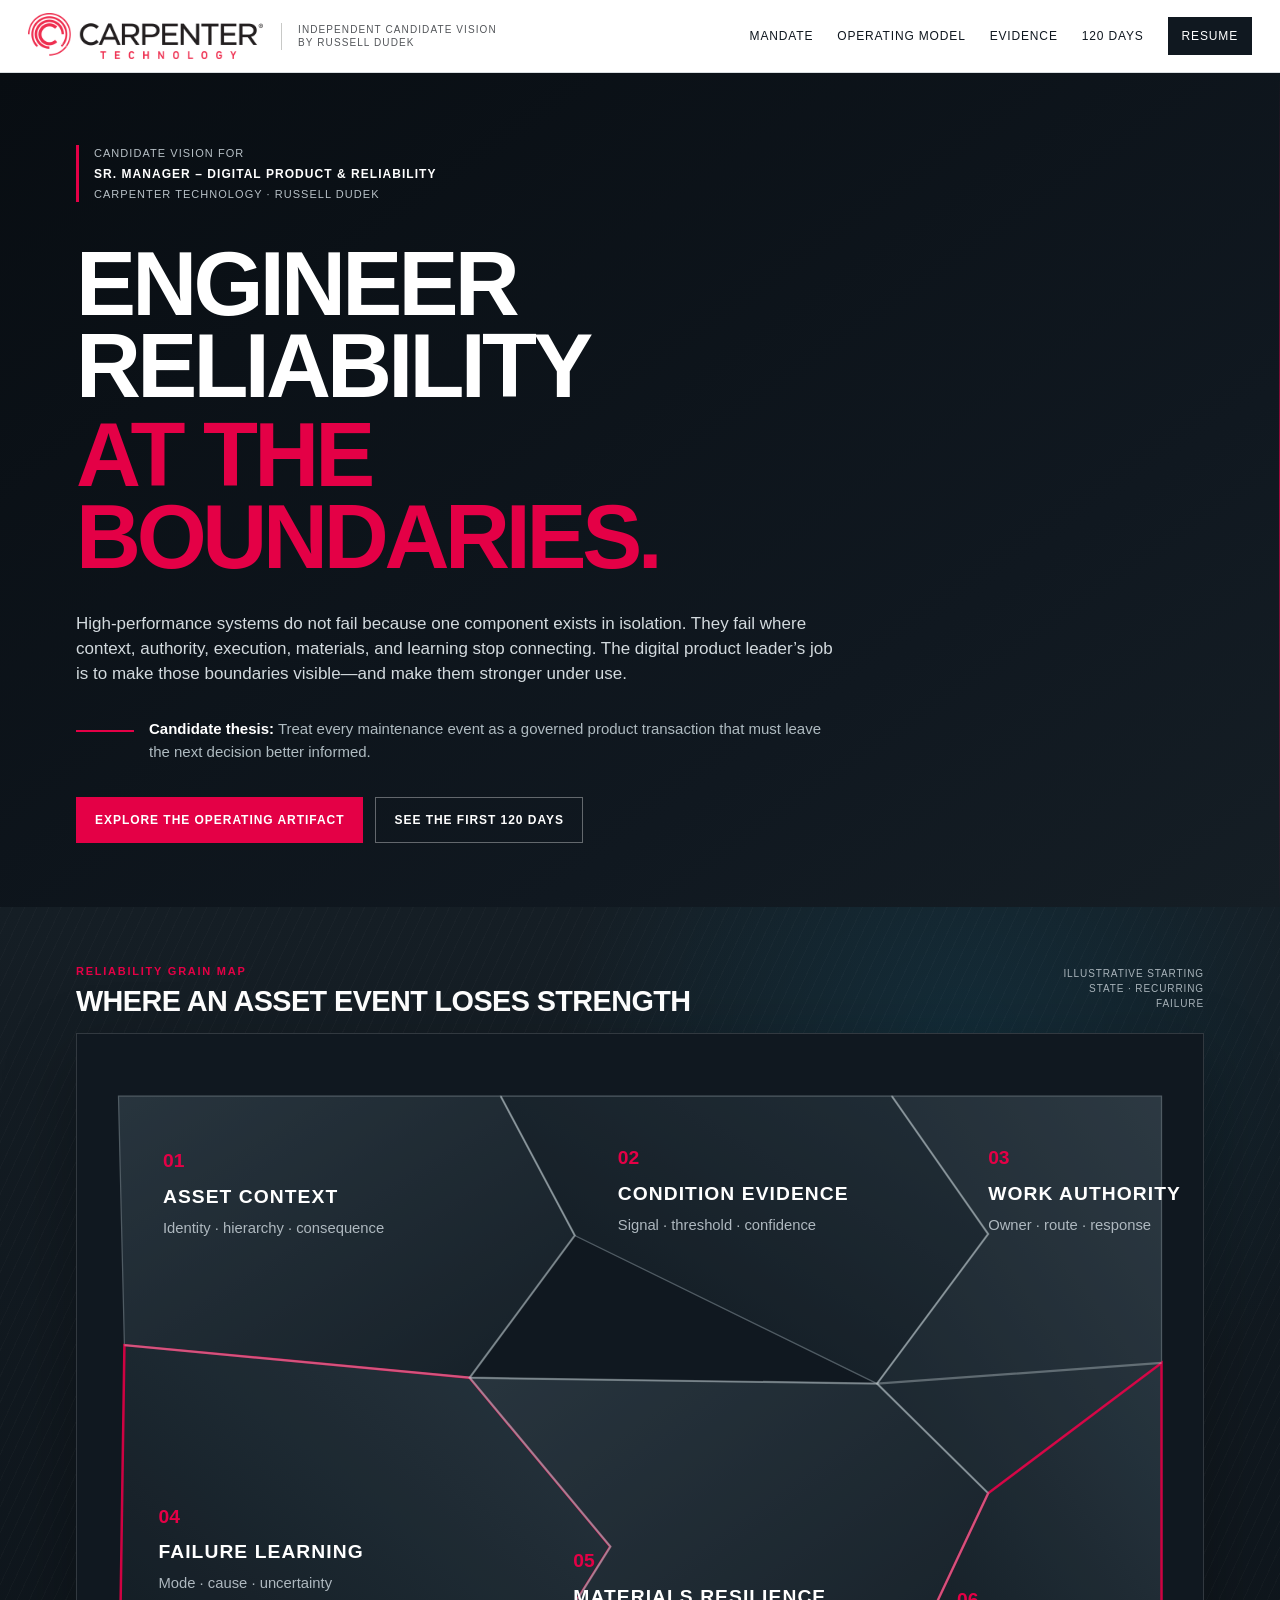
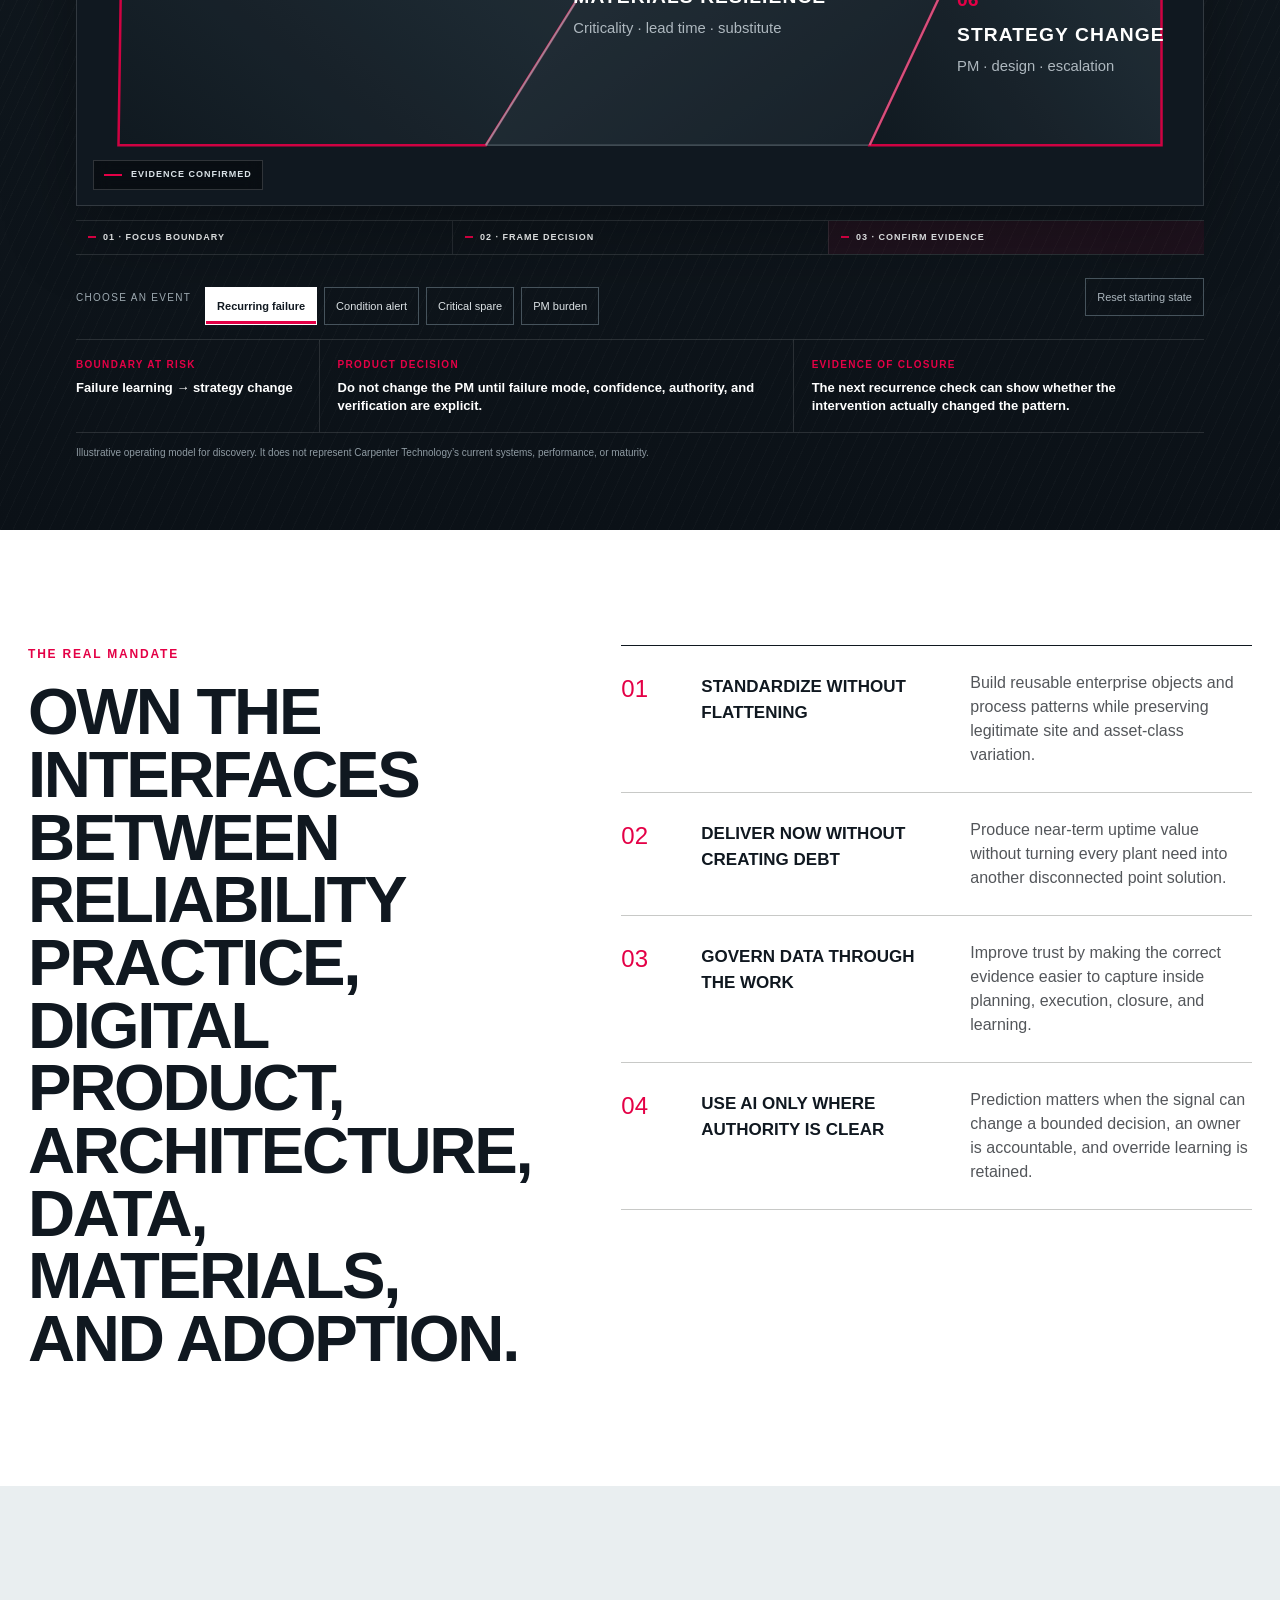
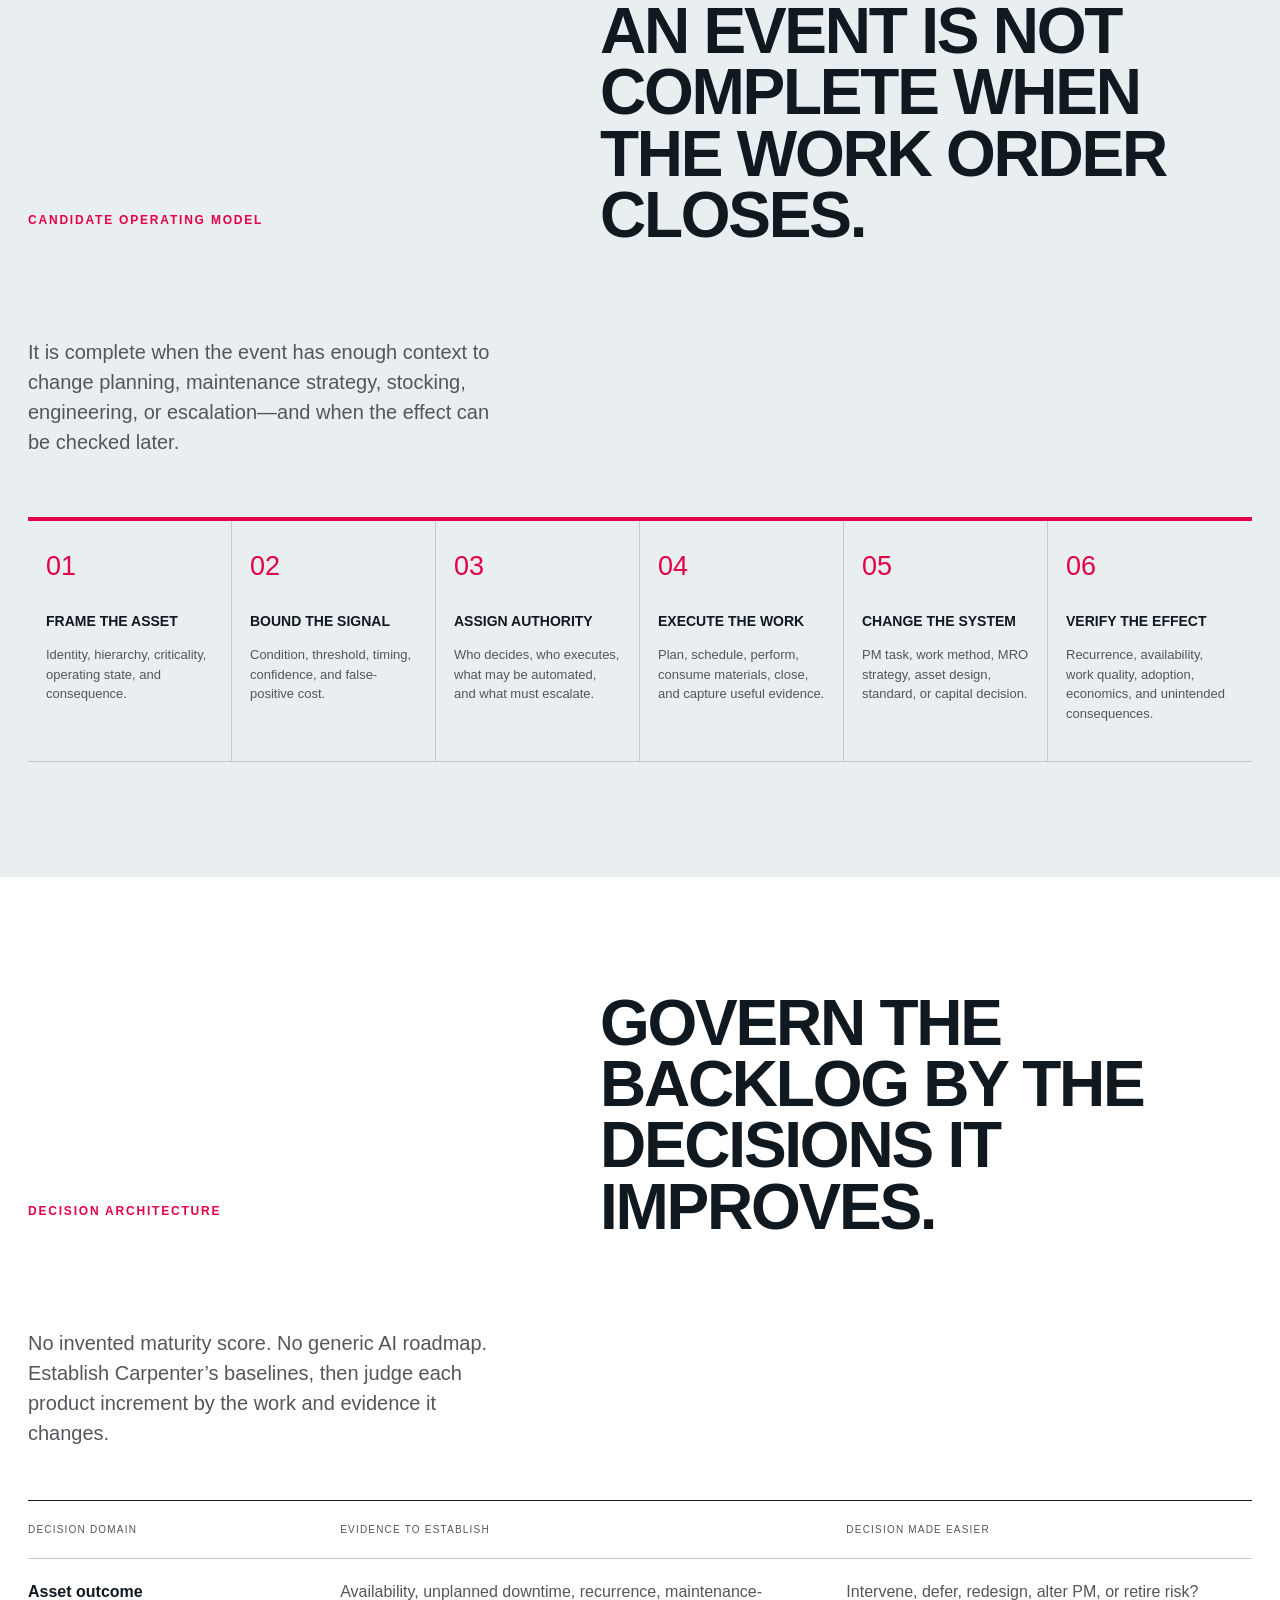
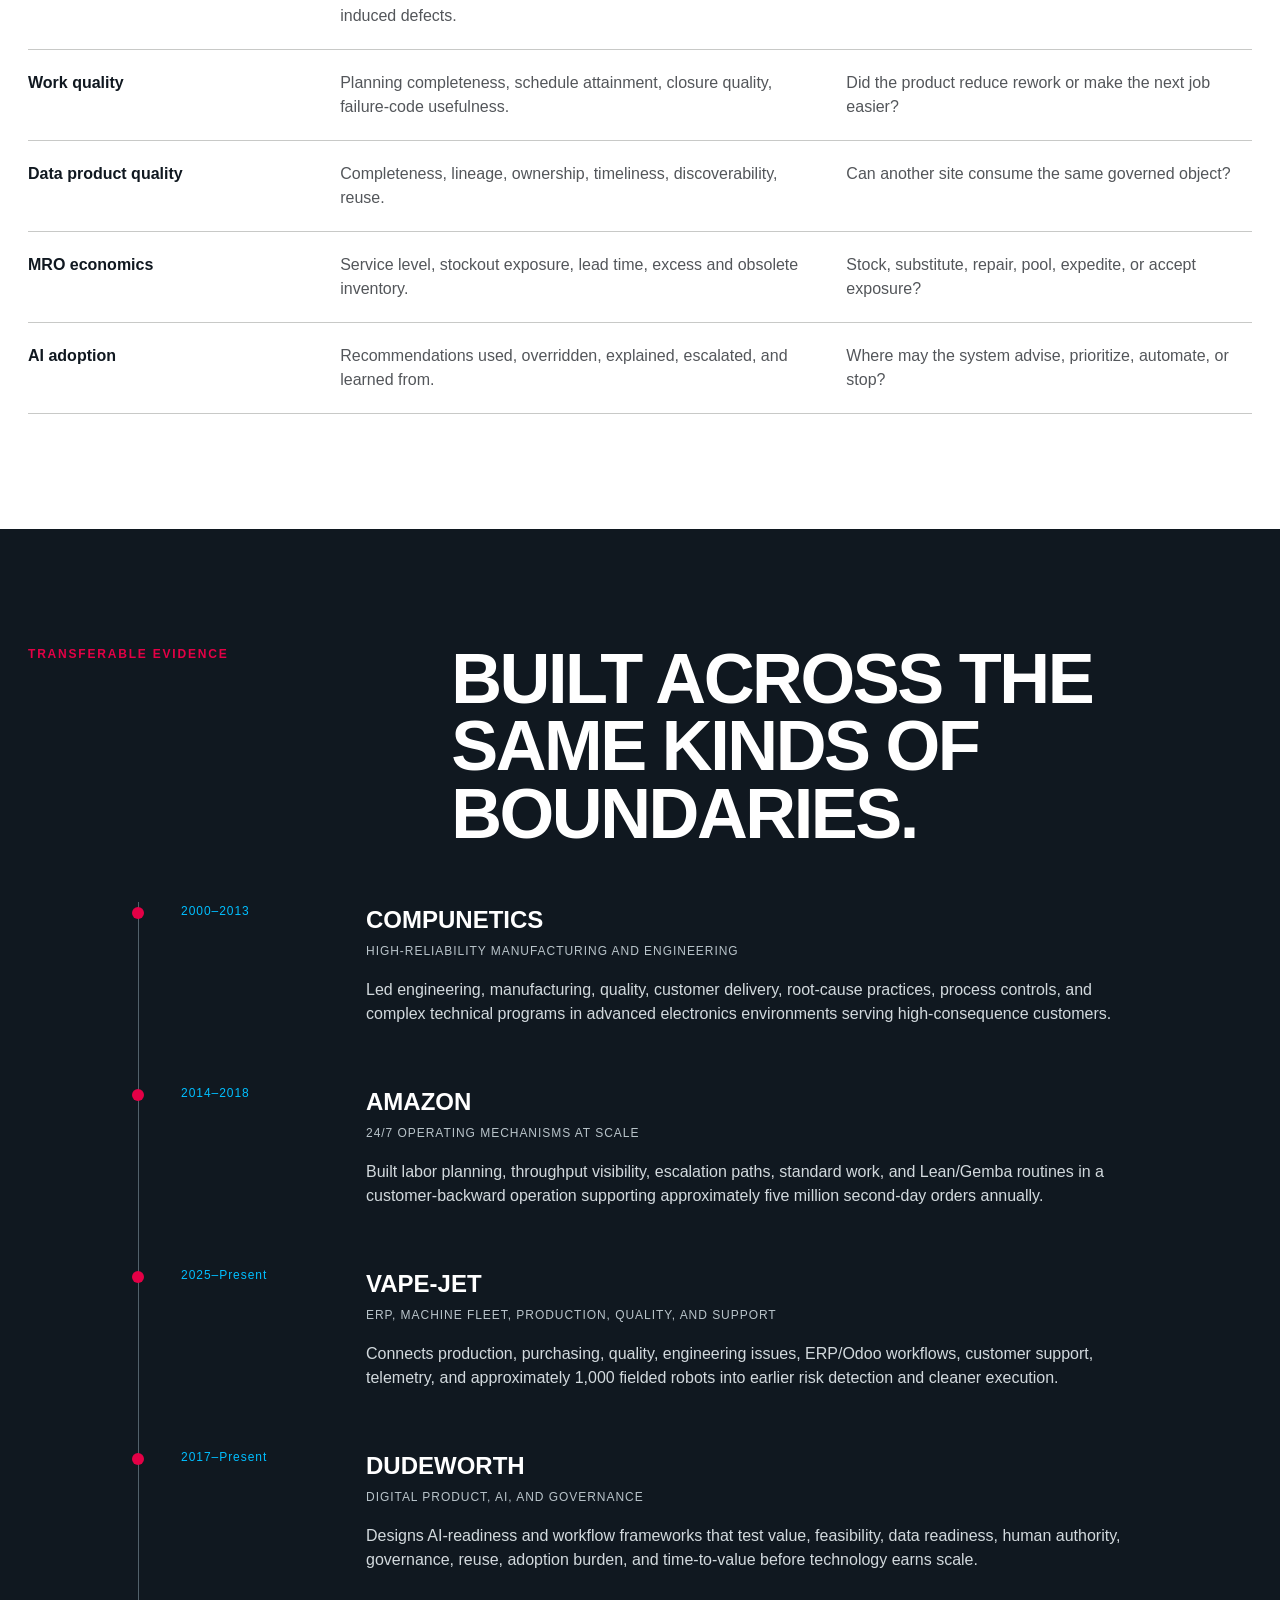
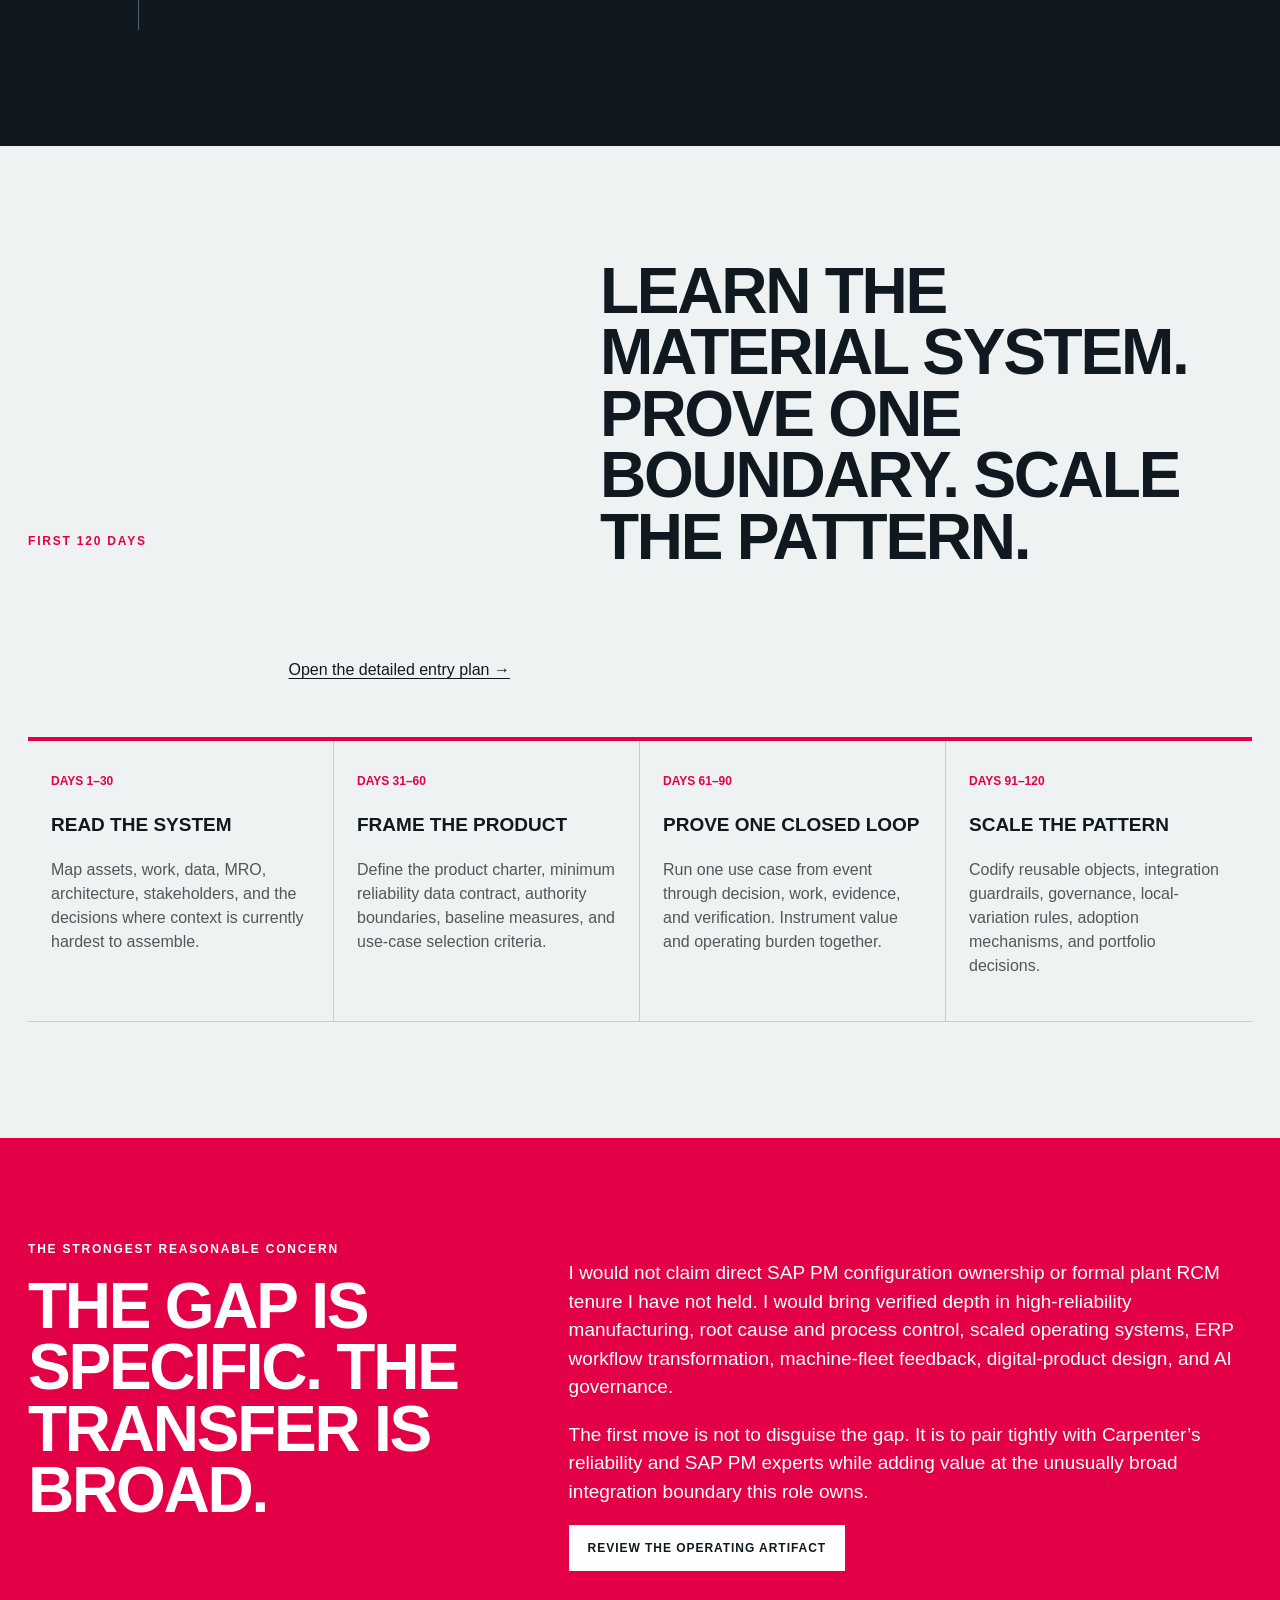
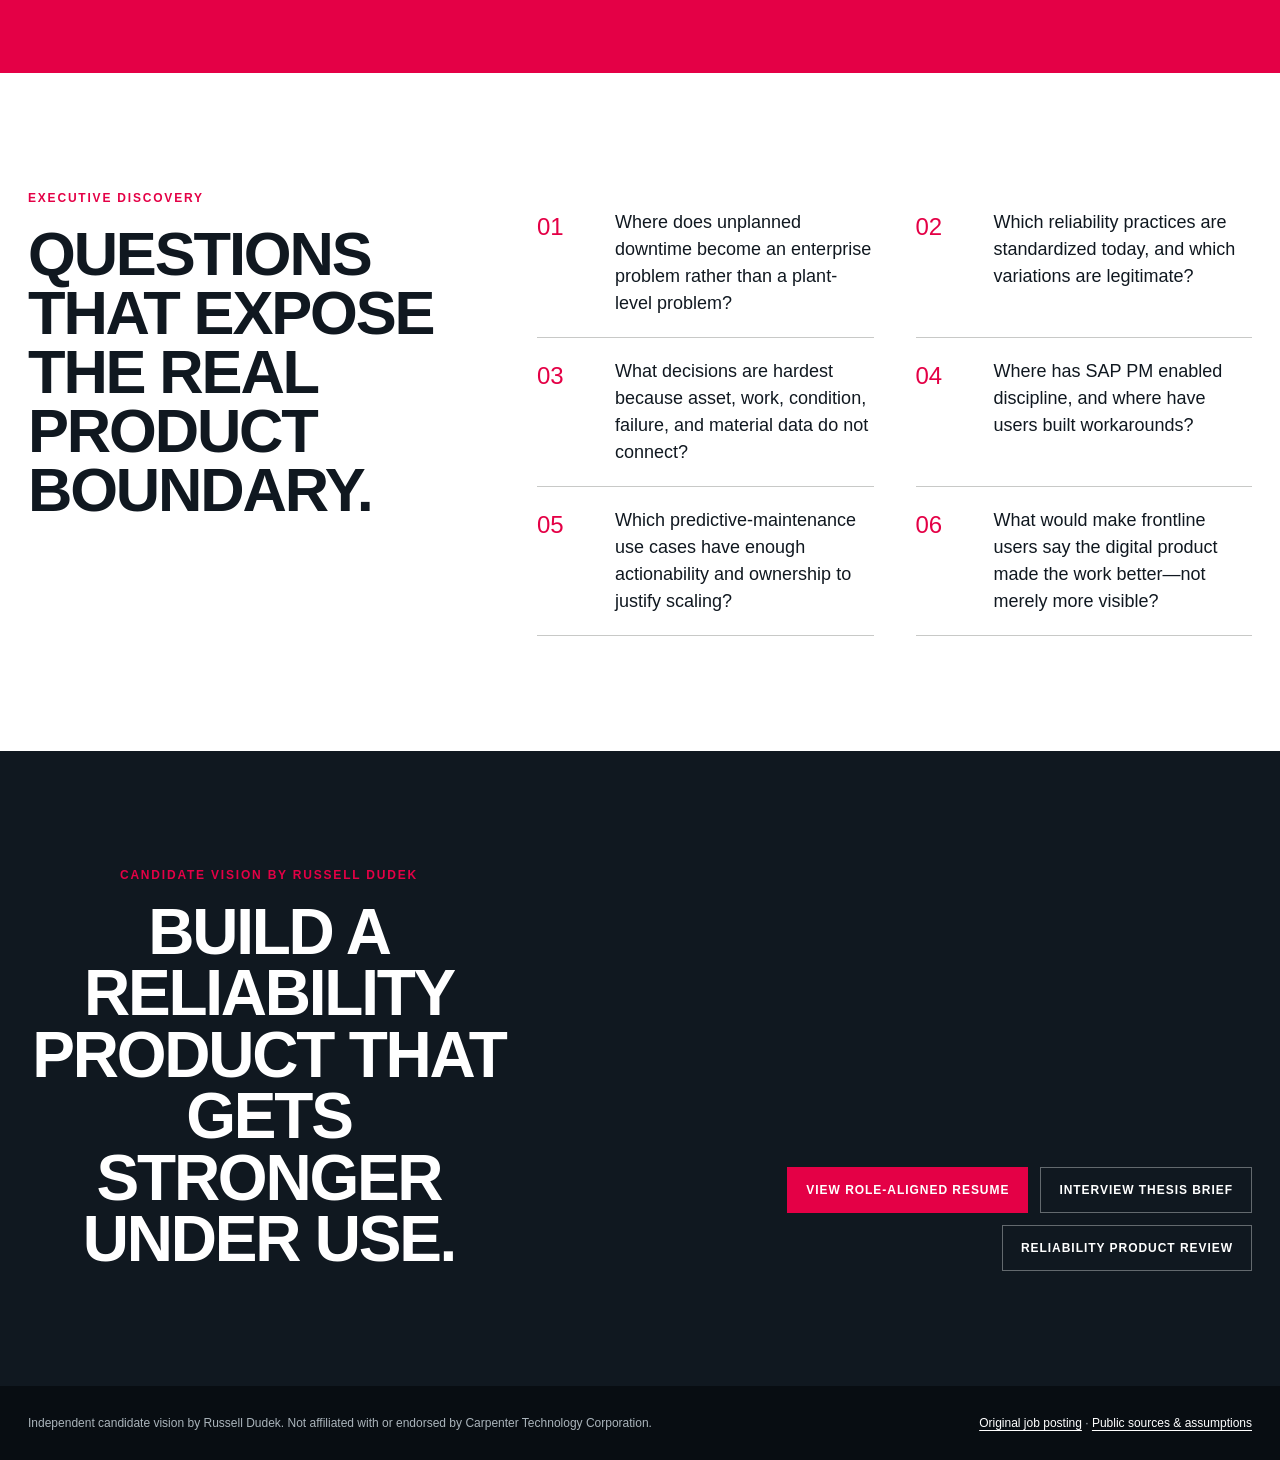
<file: index.html>
<!doctype html><html lang="en"><head><meta charset="utf-8"><meta name="viewport" content="width=device-width,initial-scale=1"><title>Carpenter Technology | Digital Product & Reliability Candidate Vision</title><meta name="description" content="Independent candidate vision by Russell Dudek for Sr. Manager – Digital Product & Reliability at Carpenter Technology."><link rel="stylesheet" href="styles.css"></head><body><a class="skip" href="#main">Skip to content</a><header class="site-header"><nav class="nav" aria-label="Primary navigation"><a class="nav-brand" href="index.html"><img src="assets/brand/Carpenter_Technology.svg" alt="Carpenter Technology"><span>Independent candidate vision<br>by Russell Dudek</span></a><div class="nav-links"><a href="#mandate">Mandate</a><a href="#model">Operating model</a><a href="#evidence">Evidence</a><a href="120-day-plan.html">120 days</a><a class="nav-cta" href="resume.html">Resume</a></div></nav></header><main id="main"><section class="hero"><div class="hero-copy"><div class="candidate-lockup"><span>Candidate vision for</span><strong>Sr. Manager – Digital Product & Reliability</strong><span>Carpenter Technology · Russell Dudek</span></div><h1>Engineer reliability <em>at the boundaries.</em></h1><p class="hero-deck">High-performance systems do not fail because one component exists in isolation. They fail where context, authority, execution, materials, and learning stop connecting. The digital product leader’s job is to make those boundaries visible—and make them stronger under use.</p><div class="hero-thesis"><span class="thesis-rule" aria-hidden="true"></span><p><strong>Candidate thesis:</strong> Treat every maintenance event as a governed product transaction that must leave the next decision better informed.</p></div><div class="hero-actions"><a class="btn btn-primary" href="#grain-map">Explore the operating artifact</a><a class="btn btn-ghost" href="120-day-plan.html">See the first 120 days</a></div></div><div class="hero-art" id="grain-map"><div class="artifact-heading"><div><span class="artifact-kicker">Reliability Grain Map</span><h2>Where an asset event loses strength</h2></div><span class="artifact-default">Illustrative starting state · recurring failure</span></div><div class="grain-field" data-scenario="repeat" aria-live="polite"><svg class="grain-svg" viewBox="0 0 760 520" role="img" aria-labelledby="grain-title grain-desc"><title id="grain-title">Reliability Grain Map</title><desc id="grain-desc">A metallurgical grain-boundary metaphor showing six connected reliability domains. Scenario selection reveals the boundary where context or authority is lost, then shows the product response that closes the learning loop.</desc><defs><linearGradient id="metalA" x1="0" y1="0" x2="1" y2="1"><stop offset="0" stop-color="#34434D"/><stop offset="1" stop-color="#19242C"/></linearGradient><linearGradient id="metalB" x1="1" y1="0" x2="0" y2="1"><stop offset="0" stop-color="#2A3943"/><stop offset="1" stop-color="#111A21"/></linearGradient><linearGradient id="metalC" x1="0" y1="1" x2="1" y2="0"><stop offset="0" stop-color="#202D36"/><stop offset="1" stop-color="#3B4A54"/></linearGradient><filter id="softGlow" x="-50%" y="-50%" width="200%" height="200%"><feGaussianBlur stdDeviation="5" result="blur"/><feMerge><feMergeNode in="blur"/><feMergeNode in="SourceGraphic"/></feMerge></filter></defs><g class="grain-regions"><path class="grain-zone" data-zone="asset" d="M28 42H286L336 136L265 232L32 210Z" fill="url(#metalA)"/><path class="grain-zone" data-zone="condition" d="M286 42H550L615 135L540 236L336 136Z" fill="url(#metalB)"/><path class="grain-zone" data-zone="work" d="M550 42H732V222L615 310L540 236L615 135Z" fill="url(#metalC)"/><path class="grain-zone" data-zone="failure" d="M32 210L265 232L360 346L276 480H28Z" fill="url(#metalB)"/><path class="grain-zone" data-zone="materials" d="M265 232L540 236L615 310L535 480H276L360 346Z" fill="url(#metalA)"/><path class="grain-zone" data-zone="strategy" d="M615 310L732 222V480H535Z" fill="url(#metalB)"/></g><g class="grain-lines" aria-hidden="true"><path d="M286 42L336 136L265 232L360 346L276 480"/><path d="M550 42L615 135L540 236L615 310L535 480"/><path d="M32 210L265 232L540 236L732 222"/></g><g class="fractures" aria-hidden="true"><path class="fracture fracture-repeat" data-fracture="repeat" d="M258 232L294 254L326 280L360 346L397 375L429 415"/><path class="fracture fracture-alert" data-fracture="alert" d="M540 236L575 244L607 270L615 310L647 332L688 354"/><path class="fracture fracture-spare" data-fracture="spare" d="M272 478L315 438L360 407L402 376L452 338L504 295"/><path class="fracture fracture-pm" data-fracture="pm" d="M535 480L558 443L581 409L602 370L615 310L636 278"/></g><g class="repairs" aria-hidden="true"><path class="repair repair-repeat" data-repair="repeat" d="M258 232L294 254L326 280L360 346L397 375L429 415"/><path class="repair repair-alert" data-repair="alert" d="M540 236L575 244L607 270L615 310L647 332L688 354"/><path class="repair repair-spare" data-repair="spare" d="M272 478L315 438L360 407L402 376L452 338L504 295"/><path class="repair repair-pm" data-repair="pm" d="M535 480L558 443L581 409L602 370L615 310L636 278"/></g><g class="grain-labels"><g transform="translate(58 90)"><text class="label-index">01</text><text class="label-title" y="24">ASSET CONTEXT</text><text class="label-sub" y="44">Identity · hierarchy · consequence</text></g><g transform="translate(365 88)"><text class="label-index">02</text><text class="label-title" y="24">CONDITION EVIDENCE</text><text class="label-sub" y="44">Signal · threshold · confidence</text></g><g transform="translate(615 88)"><text class="label-index">03</text><text class="label-title" y="24">WORK AUTHORITY</text><text class="label-sub" y="44">Owner · route · response</text></g><g transform="translate(55 330)"><text class="label-index">04</text><text class="label-title" y="24">FAILURE LEARNING</text><text class="label-sub" y="44">Mode · cause · uncertainty</text></g><g transform="translate(335 360)"><text class="label-index">05</text><text class="label-title" y="24">MATERIALS RESILIENCE</text><text class="label-sub" y="44">Criticality · lead time · substitute</text></g><g transform="translate(594 386)"><text class="label-index">06</text><text class="label-title" y="24">STRATEGY CHANGE</text><text class="label-sub" y="44">PM · design · escalation</text></g></g></svg><div class="boundary-marker" aria-hidden="true"><span></span></div></div><div class="scenario-bar"><div class="scenario-label">Choose an event</div><div class="scenario-controls" role="group" aria-label="Reliability event scenarios"><button class="scenario" type="button" data-scenario="repeat" aria-pressed="true">Recurring failure</button><button class="scenario" type="button" data-scenario="alert" aria-pressed="false">Condition alert</button><button class="scenario" type="button" data-scenario="spare" aria-pressed="false">Critical spare</button><button class="scenario" type="button" data-scenario="pm" aria-pressed="false">PM burden</button></div><button class="reset-state" type="button" data-reset>Reset starting state</button></div><div class="decision-readout" id="scenario-readout"><div class="readout-cell"><span>Boundary at risk</span><strong data-readout="boundary">Failure learning → strategy change</strong></div><div class="readout-cell"><span>Product decision</span><strong data-readout="decision">Do not change the PM until failure mode, confidence, authority, and verification are explicit.</strong></div><div class="readout-cell"><span>Evidence of closure</span><strong data-readout="evidence">The next recurrence check can show whether the intervention actually changed the pattern.</strong></div></div><p class="artifact-note">Illustrative operating model for discovery. It does not represent Carpenter Technology’s current systems, performance, or maturity.</p></div></section><section class="mandate" id="mandate"><div class="mandate-intro"><span class="eyebrow">The real mandate</span><h2>Own the interfaces between reliability practice, digital product, architecture, data, materials, and adoption.</h2></div><div class="mandate-tensions"><article><span>01</span><h3>Standardize without flattening</h3><p>Build reusable enterprise objects and process patterns while preserving legitimate site and asset-class variation.</p></article><article><span>02</span><h3>Deliver now without creating debt</h3><p>Produce near-term uptime value without turning every plant need into another disconnected point solution.</p></article><article><span>03</span><h3>Govern data through the work</h3><p>Improve trust by making the correct evidence easier to capture inside planning, execution, closure, and learning.</p></article><article><span>04</span><h3>Use AI only where authority is clear</h3><p>Prediction matters when the signal can change a bounded decision, an owner is accountable, and override learning is retained.</p></article></div></section><section class="operating-model" id="model"><div class="model-statement"><span class="eyebrow">Candidate operating model</span><h2>An event is not complete when the work order closes.</h2><p>It is complete when the event has enough context to change planning, maintenance strategy, stocking, engineering, or escalation—and when the effect can be checked later.</p></div><ol class="model-sequence"><li><span>01</span><strong>Frame the asset</strong><p>Identity, hierarchy, criticality, operating state, and consequence.</p></li><li><span>02</span><strong>Bound the signal</strong><p>Condition, threshold, timing, confidence, and false-positive cost.</p></li><li><span>03</span><strong>Assign authority</strong><p>Who decides, who executes, what may be automated, and what must escalate.</p></li><li><span>04</span><strong>Execute the work</strong><p>Plan, schedule, perform, consume materials, close, and capture useful evidence.</p></li><li><span>05</span><strong>Change the system</strong><p>PM task, work method, MRO strategy, asset design, standard, or capital decision.</p></li><li><span>06</span><strong>Verify the effect</strong><p>Recurrence, availability, work quality, adoption, economics, and unintended consequences.</p></li></ol></section><section class="decision-section"><div class="decision-heading"><span class="eyebrow">Decision architecture</span><h2>Govern the backlog by the decisions it improves.</h2><p>No invented maturity score. No generic AI roadmap. Establish Carpenter’s baselines, then judge each product increment by the work and evidence it changes.</p></div><div class="decision-table" role="table" aria-label="Reliability product decision categories"><div class="decision-row decision-head" role="row"><span role="columnheader">Decision domain</span><span role="columnheader">Evidence to establish</span><span role="columnheader">Decision made easier</span></div><div class="decision-row" role="row"><strong role="cell">Asset outcome</strong><span role="cell">Availability, unplanned downtime, recurrence, maintenance-induced defects.</span><span role="cell">Intervene, defer, redesign, alter PM, or retire risk?</span></div><div class="decision-row" role="row"><strong role="cell">Work quality</strong><span role="cell">Planning completeness, schedule attainment, closure quality, failure-code usefulness.</span><span role="cell">Did the product reduce rework or make the next job easier?</span></div><div class="decision-row" role="row"><strong role="cell">Data product quality</strong><span role="cell">Completeness, lineage, ownership, timeliness, discoverability, reuse.</span><span role="cell">Can another site consume the same governed object?</span></div><div class="decision-row" role="row"><strong role="cell">MRO economics</strong><span role="cell">Service level, stockout exposure, lead time, excess and obsolete inventory.</span><span role="cell">Stock, substitute, repair, pool, expedite, or accept exposure?</span></div><div class="decision-row" role="row"><strong role="cell">AI adoption</strong><span role="cell">Recommendations used, overridden, explained, escalated, and learned from.</span><span role="cell">Where may the system advise, prioritize, automate, or stop?</span></div></div></section><section class="evidence" id="evidence"><div class="evidence-heading"><span class="eyebrow">Transferable evidence</span><h2>Built across the same kinds of boundaries.</h2></div><div class="evidence-track"><article><div class="evidence-year">2000–2013</div><div><h3>Compunetics</h3><span>High-reliability manufacturing and engineering</span><p>Led engineering, manufacturing, quality, customer delivery, root-cause practices, process controls, and complex technical programs in advanced electronics environments serving high-consequence customers.</p></div></article><article><div class="evidence-year">2014–2018</div><div><h3>Amazon</h3><span>24/7 operating mechanisms at scale</span><p>Built labor planning, throughput visibility, escalation paths, standard work, and Lean/Gemba routines in a customer-backward operation supporting approximately five million second-day orders annually.</p></div></article><article><div class="evidence-year">2025–Present</div><div><h3>Vape-Jet</h3><span>ERP, machine fleet, production, quality, and support</span><p>Connects production, purchasing, quality, engineering issues, ERP/Odoo workflows, customer support, telemetry, and approximately 1,000 fielded robots into earlier risk detection and cleaner execution.</p></div></article><article><div class="evidence-year">2017–Present</div><div><h3>DudeWorth</h3><span>Digital product, AI, and governance</span><p>Designs AI-readiness and workflow frameworks that test value, feasibility, data readiness, human authority, governance, reuse, adoption burden, and time-to-value before technology earns scale.</p></div></article></div></section><section class="entry-plan"><div class="entry-heading"><span class="eyebrow">First 120 days</span><h2>Learn the material system. Prove one boundary. Scale the pattern.</h2><a class="text-link" href="120-day-plan.html">Open the detailed entry plan →</a></div><div class="entry-phases"><article><span>Days 1–30</span><h3>Read the system</h3><p>Map assets, work, data, MRO, architecture, stakeholders, and the decisions where context is currently hardest to assemble.</p></article><article><span>Days 31–60</span><h3>Frame the product</h3><p>Define the product charter, minimum reliability data contract, authority boundaries, baseline measures, and use-case selection criteria.</p></article><article><span>Days 61–90</span><h3>Prove one closed loop</h3><p>Run one use case from event through decision, work, evidence, and verification. Instrument value and operating burden together.</p></article><article><span>Days 91–120</span><h3>Scale the pattern</h3><p>Codify reusable objects, integration guardrails, governance, local-variation rules, adoption mechanisms, and portfolio decisions.</p></article></div></section><section class="transfer-case"><div><span class="eyebrow">The strongest reasonable concern</span><h2>The gap is specific. The transfer is broad.</h2></div><div><p>I would not claim direct SAP PM configuration ownership or formal plant RCM tenure I have not held. I would bring verified depth in high-reliability manufacturing, root cause and process control, scaled operating systems, ERP workflow transformation, machine-fleet feedback, digital-product design, and AI governance.</p><p>The first move is not to disguise the gap. It is to pair tightly with Carpenter’s reliability and SAP PM experts while adding value at the unusually broad integration boundary this role owns.</p><a class="btn btn-light" href="reliability-review.html">Review the operating artifact</a></div></section><section class="questions"><div class="questions-heading"><span class="eyebrow">Executive discovery</span><h2>Questions that expose the real product boundary.</h2></div><div class="question-list"><p>Where does unplanned downtime become an enterprise problem rather than a plant-level problem?</p><p>Which reliability practices are standardized today, and which variations are legitimate?</p><p>What decisions are hardest because asset, work, condition, failure, and material data do not connect?</p><p>Where has SAP PM enabled discipline, and where have users built workarounds?</p><p>Which predictive-maintenance use cases have enough actionability and ownership to justify scaling?</p><p>What would make frontline users say the digital product made the work better—not merely more visible?</p></div></section><section class="final-cta"><div><span class="eyebrow">Candidate vision by Russell Dudek</span><h2>Build a reliability product that gets stronger under use.</h2></div><div class="final-actions"><a class="btn btn-primary" href="resume.html">View role-aligned resume</a><a class="btn btn-ghost-dark" href="interview-brief.html">Interview thesis brief</a><a class="btn btn-ghost-dark" href="reliability-review.html">Reliability product review</a></div></section></main><footer class="footer"><div class="footer-inner"><span>Independent candidate vision by Russell Dudek. Not affiliated with or endorsed by Carpenter Technology Corporation.</span><span><a href="https://cartech.wd5.myworkdayjobs.com/CTCExternal/job/Reading-PA/Sr-Manager---Digital-Product---Reliability_26532?source=LinkedIn">Original job posting</a> · <a href="sources.html">Public sources & assumptions</a></span></div></footer><script src="app.js"></script></body></html>
</file>
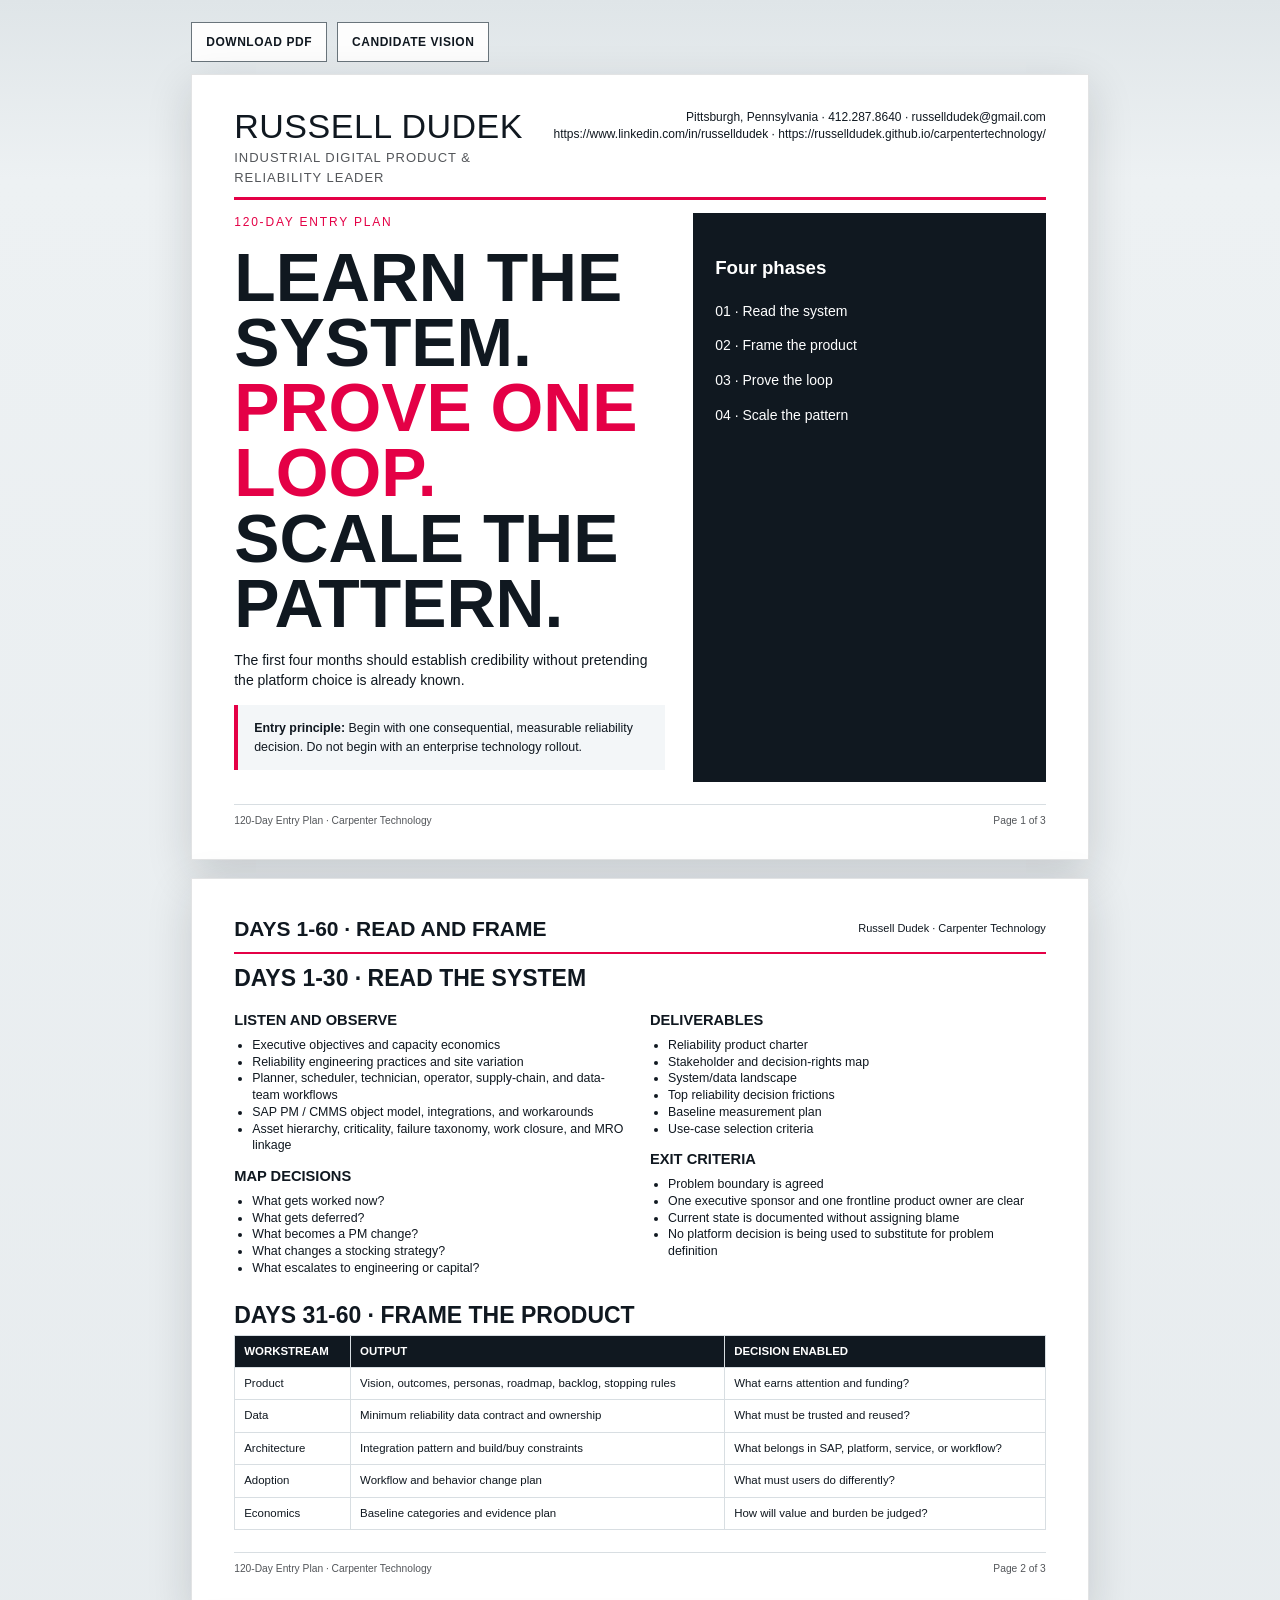
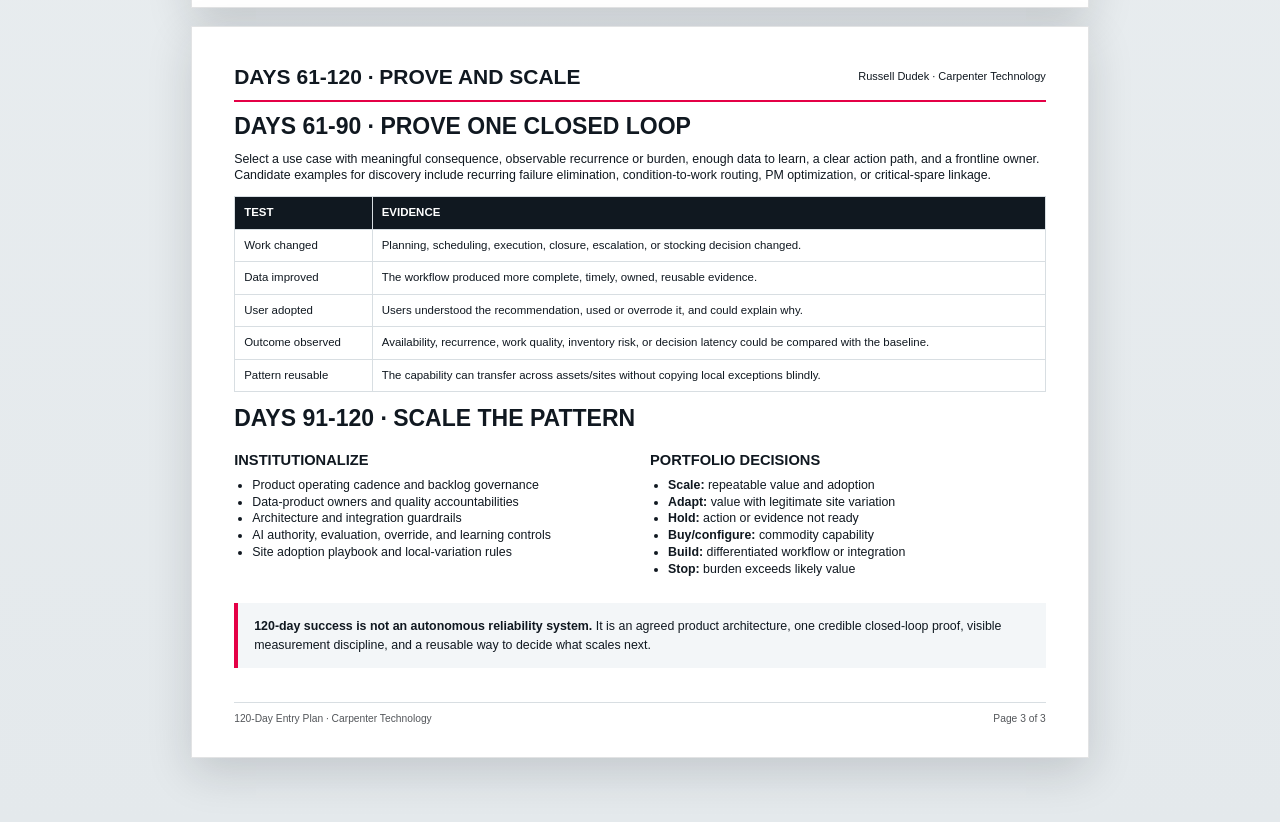
<file: 120-day-plan.html>
<!doctype html><html lang="en"><head><meta charset="utf-8"><meta name="viewport" content="width=device-width,initial-scale=1"><title>Carpenter Technology 120-Day Entry Plan</title><link rel="stylesheet" href="styles.css"></head><body class="doc-body"><div class="doc-actions no-print"><a class="doc-action" href="docs/Russell-Dudek-Carpenter-Technology-120-Day-Plan.pdf" download>Download PDF</a><a class="doc-action" href="index.html">Candidate Vision</a></div><div class="sheet"><div class="doc-header"><div><div class="doc-name">Russell Dudek</div><div class="doc-role">Industrial Digital Product & Reliability Leader</div></div><div class="doc-contact">Pittsburgh, Pennsylvania · 412.287.8640 · <a href="mailto:russelldudek@gmail.com">russelldudek@gmail.com</a><br><a href="https://www.linkedin.com/in/russelldudek">https://www.linkedin.com/in/russelldudek</a> · <a href="https://russelldudek.github.io/carpentertechnology/">https://russelldudek.github.io/carpentertechnology/</a></div></div><div class="report-cover"><div><div class="section-kicker">120-day entry plan</div><h1>Learn the system. <span>Prove one loop.</span> Scale the pattern.</h1><p>The first four months should establish credibility without pretending the platform choice is already known.</p><div class="callout"><strong>Entry principle:</strong> Begin with one consequential, measurable reliability decision. Do not begin with an enterprise technology rollout.</div></div><div class="mini-lattice"><h3>Four phases</h3><p>01 · Read the system</p><p>02 · Frame the product</p><p>03 · Prove the loop</p><p>04 · Scale the pattern</p></div></div><div class="doc-footer"><span>120-Day Entry Plan · Carpenter Technology</span><span>Page 1 of 3</span></div></div><div class="sheet"><div class="continuation"><b>Days 1-60 · Read and Frame</b><span>Russell Dudek · Carpenter Technology</span></div><div class="report-section"><h2>Days 1-30 · Read the system</h2><div class="report-grid-2"><div><h3>Listen and observe</h3><ul><li>Executive objectives and capacity economics</li><li>Reliability engineering practices and site variation</li><li>Planner, scheduler, technician, operator, supply-chain, and data-team workflows</li><li>SAP PM / CMMS object model, integrations, and workarounds</li><li>Asset hierarchy, criticality, failure taxonomy, work closure, and MRO linkage</li></ul><h3>Map decisions</h3><ul><li>What gets worked now?</li><li>What gets deferred?</li><li>What becomes a PM change?</li><li>What changes a stocking strategy?</li><li>What escalates to engineering or capital?</li></ul></div><div><h3>Deliverables</h3><ul><li>Reliability product charter</li><li>Stakeholder and decision-rights map</li><li>System/data landscape</li><li>Top reliability decision frictions</li><li>Baseline measurement plan</li><li>Use-case selection criteria</li></ul><h3>Exit criteria</h3><ul><li>Problem boundary is agreed</li><li>One executive sponsor and one frontline product owner are clear</li><li>Current state is documented without assigning blame</li><li>No platform decision is being used to substitute for problem definition</li></ul></div></div><h2>Days 31-60 · Frame the product</h2><table class="report-table"><tr><th>Workstream</th><th>Output</th><th>Decision enabled</th></tr><tr><td>Product</td><td>Vision, outcomes, personas, roadmap, backlog, stopping rules</td><td>What earns attention and funding?</td></tr><tr><td>Data</td><td>Minimum reliability data contract and ownership</td><td>What must be trusted and reused?</td></tr><tr><td>Architecture</td><td>Integration pattern and build/buy constraints</td><td>What belongs in SAP, platform, service, or workflow?</td></tr><tr><td>Adoption</td><td>Workflow and behavior change plan</td><td>What must users do differently?</td></tr><tr><td>Economics</td><td>Baseline categories and evidence plan</td><td>How will value and burden be judged?</td></tr></table></div><div class="doc-footer"><span>120-Day Entry Plan · Carpenter Technology</span><span>Page 2 of 3</span></div></div><div class="sheet"><div class="continuation"><b>Days 61-120 · Prove and Scale</b><span>Russell Dudek · Carpenter Technology</span></div><div class="report-section"><h2>Days 61-90 · Prove one closed loop</h2><p>Select a use case with meaningful consequence, observable recurrence or burden, enough data to learn, a clear action path, and a frontline owner. Candidate examples for discovery include recurring failure elimination, condition-to-work routing, PM optimization, or critical-spare linkage.</p><table class="report-table"><tr><th>Test</th><th>Evidence</th></tr><tr><td>Work changed</td><td>Planning, scheduling, execution, closure, escalation, or stocking decision changed.</td></tr><tr><td>Data improved</td><td>The workflow produced more complete, timely, owned, reusable evidence.</td></tr><tr><td>User adopted</td><td>Users understood the recommendation, used or overrode it, and could explain why.</td></tr><tr><td>Outcome observed</td><td>Availability, recurrence, work quality, inventory risk, or decision latency could be compared with the baseline.</td></tr><tr><td>Pattern reusable</td><td>The capability can transfer across assets/sites without copying local exceptions blindly.</td></tr></table><h2>Days 91-120 · Scale the pattern</h2><div class="report-grid-2"><div><h3>Institutionalize</h3><ul><li>Product operating cadence and backlog governance</li><li>Data-product owners and quality accountabilities</li><li>Architecture and integration guardrails</li><li>AI authority, evaluation, override, and learning controls</li><li>Site adoption playbook and local-variation rules</li></ul></div><div><h3>Portfolio decisions</h3><ul><li><strong>Scale:</strong> repeatable value and adoption</li><li><strong>Adapt:</strong> value with legitimate site variation</li><li><strong>Hold:</strong> action or evidence not ready</li><li><strong>Buy/configure:</strong> commodity capability</li><li><strong>Build:</strong> differentiated workflow or integration</li><li><strong>Stop:</strong> burden exceeds likely value</li></ul></div></div><div class="callout"><strong>120-day success is not an autonomous reliability system.</strong> It is an agreed product architecture, one credible closed-loop proof, visible measurement discipline, and a reusable way to decide what scales next.</div></div><div class="doc-footer"><span>120-Day Entry Plan · Carpenter Technology</span><span>Page 3 of 3</span></div></div></body></html>
</file>
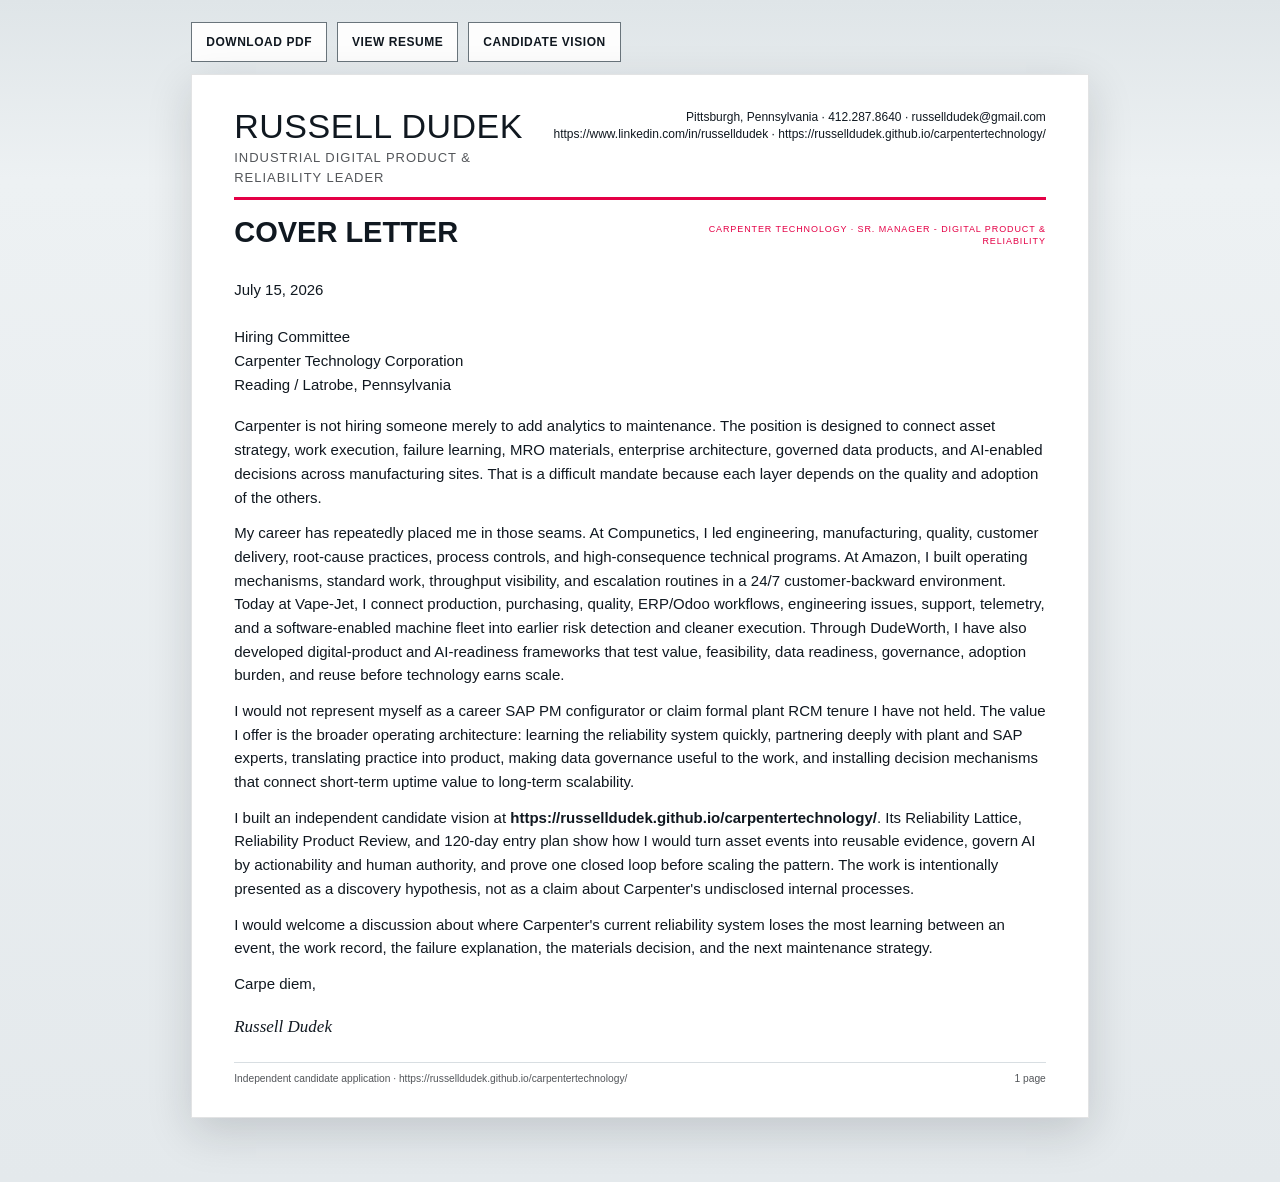
<file: cover-letter.html>
<!doctype html><html lang="en"><head><meta charset="utf-8"><meta name="viewport" content="width=device-width,initial-scale=1"><title>Russell Dudek - Carpenter Technology Cover Letter</title><link rel="stylesheet" href="styles.css"></head><body class="doc-body"><div class="doc-actions no-print"><a class="doc-action" href="docs/Russell-Dudek-Carpenter-Technology-Cover-Letter.pdf" download>Download PDF</a><a class="doc-action" href="resume.html">View Resume</a><a class="doc-action" href="index.html">Candidate Vision</a></div><div class="sheet"><div class="doc-header"><div><div class="doc-name">Russell Dudek</div><div class="doc-role">Industrial Digital Product & Reliability Leader</div></div><div class="doc-contact">Pittsburgh, Pennsylvania · 412.287.8640 · <a href="mailto:russelldudek@gmail.com">russelldudek@gmail.com</a><br><a href="https://www.linkedin.com/in/russelldudek">https://www.linkedin.com/in/russelldudek</a> · <a href="https://russelldudek.github.io/carpentertechnology/">https://russelldudek.github.io/carpentertechnology/</a></div></div><div class="doc-titlebar"><h1>Cover Letter</h1><span>Carpenter Technology · Sr. Manager - Digital Product & Reliability</span></div><div class="letter"><div class="address">July 15, 2026<br><br>Hiring Committee<br>Carpenter Technology Corporation<br>Reading / Latrobe, Pennsylvania</div><p>Carpenter is not hiring someone merely to add analytics to maintenance. The position is designed to connect asset strategy, work execution, failure learning, MRO materials, enterprise architecture, governed data products, and AI-enabled decisions across manufacturing sites. That is a difficult mandate because each layer depends on the quality and adoption of the others.</p><p>My career has repeatedly placed me in those seams. At Compunetics, I led engineering, manufacturing, quality, customer delivery, root-cause practices, process controls, and high-consequence technical programs. At Amazon, I built operating mechanisms, standard work, throughput visibility, and escalation routines in a 24/7 customer-backward environment. Today at Vape-Jet, I connect production, purchasing, quality, ERP/Odoo workflows, engineering issues, support, telemetry, and a software-enabled machine fleet into earlier risk detection and cleaner execution. Through DudeWorth, I have also developed digital-product and AI-readiness frameworks that test value, feasibility, data readiness, governance, adoption burden, and reuse before technology earns scale.</p><p>I would not represent myself as a career SAP PM configurator or claim formal plant RCM tenure I have not held. The value I offer is the broader operating architecture: learning the reliability system quickly, partnering deeply with plant and SAP experts, translating practice into product, making data governance useful to the work, and installing decision mechanisms that connect short-term uptime value to long-term scalability.</p><p>I built an independent candidate vision at <strong>https://russelldudek.github.io/carpentertechnology/</strong>. Its Reliability Lattice, Reliability Product Review, and 120-day entry plan show how I would turn asset events into reusable evidence, govern AI by actionability and human authority, and prove one closed loop before scaling the pattern. The work is intentionally presented as a discovery hypothesis, not as a claim about Carpenter's undisclosed internal processes.</p><p>I would welcome a discussion about where Carpenter's current reliability system loses the most learning between an event, the work record, the failure explanation, the materials decision, and the next maintenance strategy.</p><p class="closing">Carpe diem,</p><div class="signature">Russell Dudek</div></div><div class="doc-footer"><span>Independent candidate application · https://russelldudek.github.io/carpentertechnology/</span><span>1 page</span></div></div></body></html>
</file>
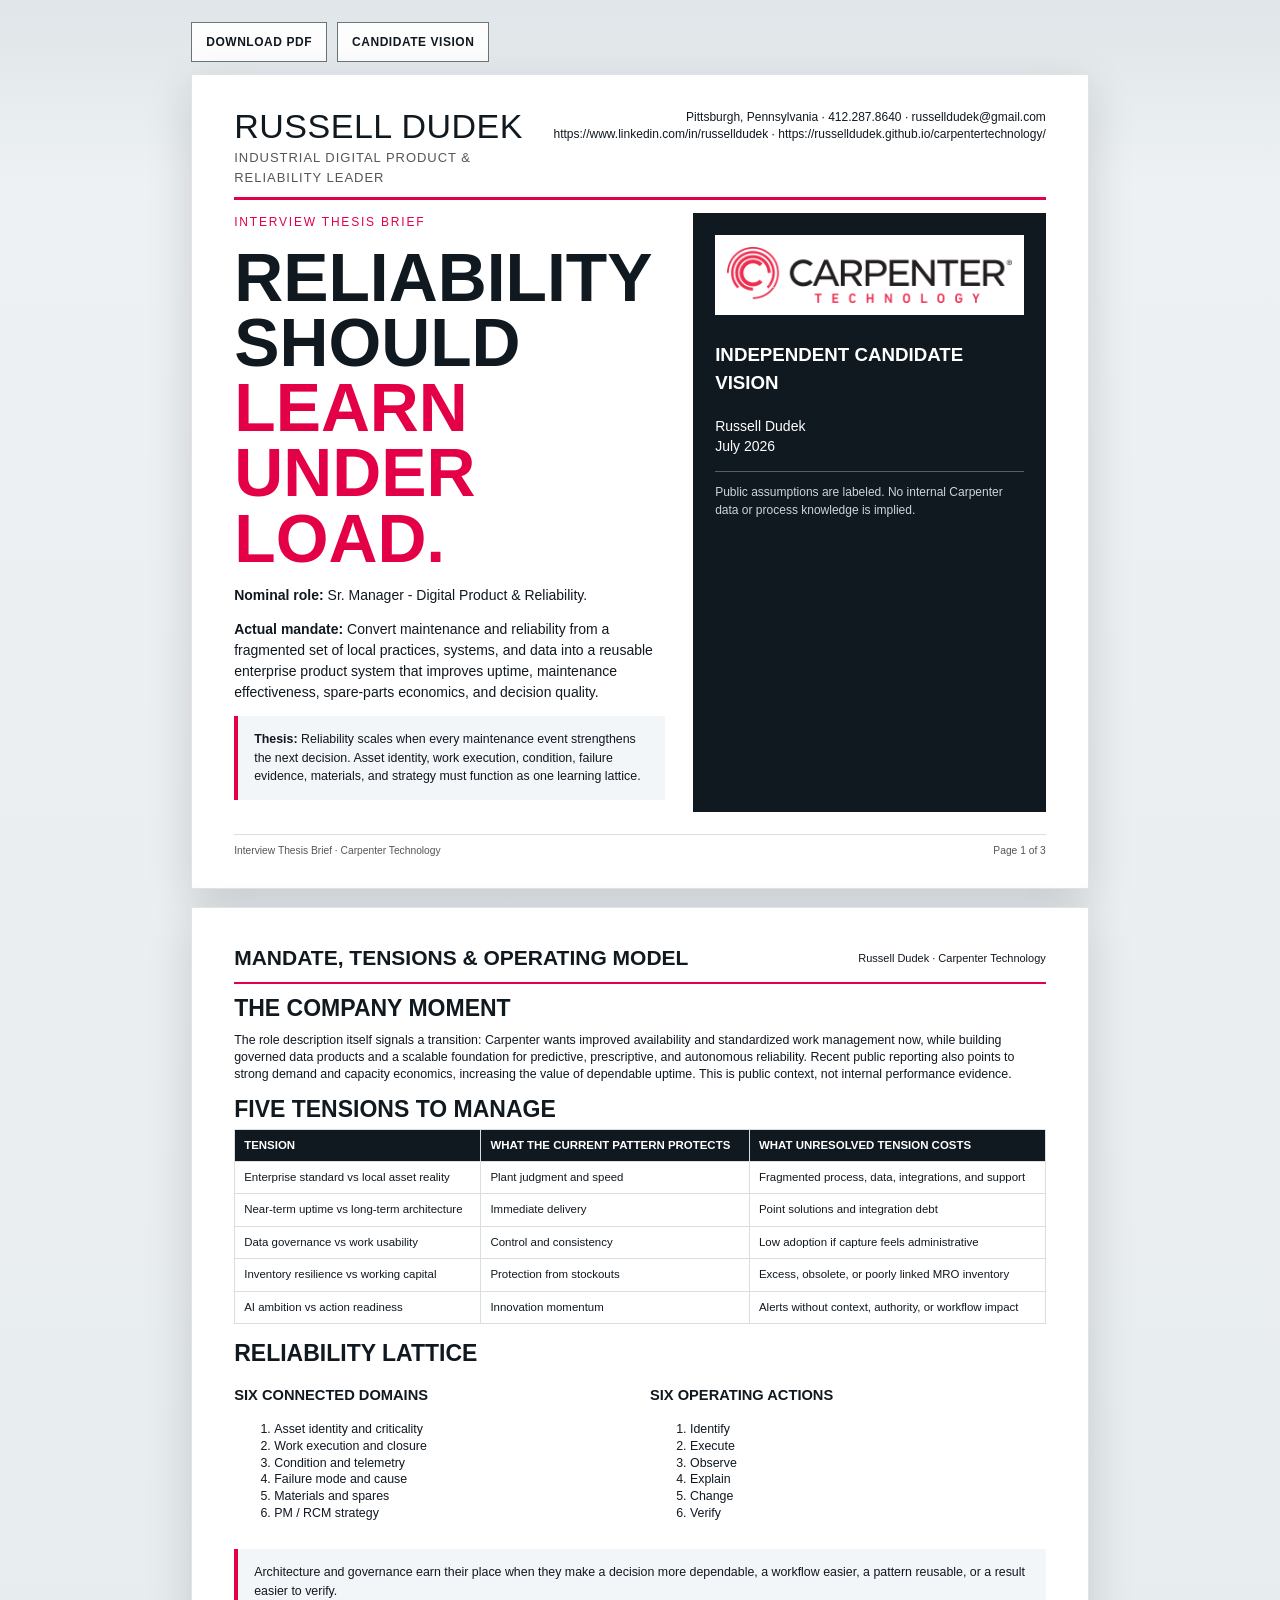
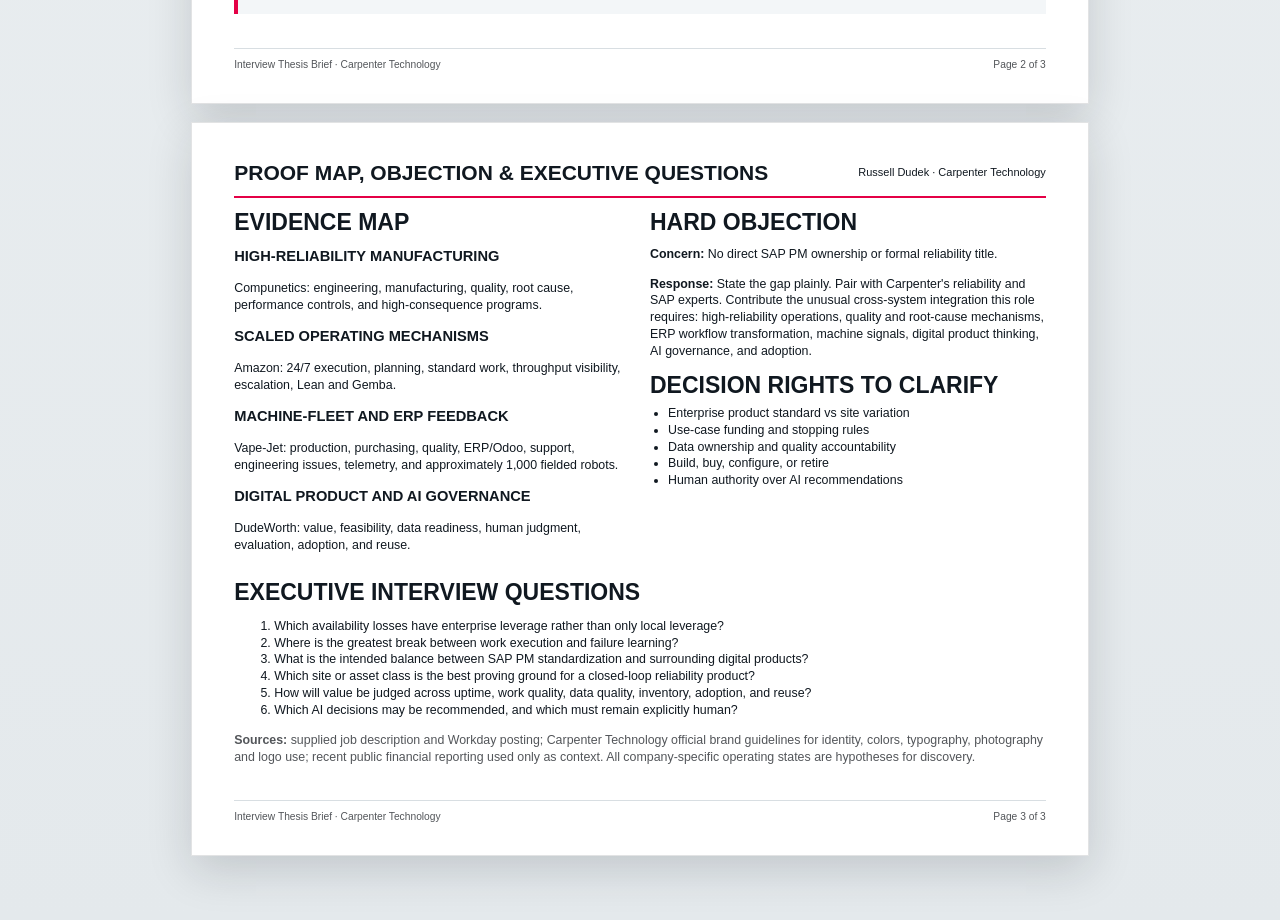
<file: interview-brief.html>
<!doctype html><html lang="en"><head><meta charset="utf-8"><meta name="viewport" content="width=device-width,initial-scale=1"><title>Carpenter Technology Interview Thesis Brief</title><link rel="stylesheet" href="styles.css"></head><body class="doc-body"><div class="doc-actions no-print"><a class="doc-action" href="docs/Russell-Dudek-Carpenter-Technology-Interview-Brief.pdf" download>Download PDF</a><a class="doc-action" href="index.html">Candidate Vision</a></div><div class="sheet"><div class="doc-header"><div><div class="doc-name">Russell Dudek</div><div class="doc-role">Industrial Digital Product & Reliability Leader</div></div><div class="doc-contact">Pittsburgh, Pennsylvania · 412.287.8640 · <a href="mailto:russelldudek@gmail.com">russelldudek@gmail.com</a><br><a href="https://www.linkedin.com/in/russelldudek">https://www.linkedin.com/in/russelldudek</a> · <a href="https://russelldudek.github.io/carpentertechnology/">https://russelldudek.github.io/carpentertechnology/</a></div></div><div class="report-cover"><div><div class="section-kicker">Interview thesis brief</div><h1>Reliability should <span>learn under load.</span></h1><p><strong>Nominal role:</strong> Sr. Manager - Digital Product & Reliability.</p><p><strong>Actual mandate:</strong> Convert maintenance and reliability from a fragmented set of local practices, systems, and data into a reusable enterprise product system that improves uptime, maintenance effectiveness, spare-parts economics, and decision quality.</p><div class="callout"><strong>Thesis:</strong> Reliability scales when every maintenance event strengthens the next decision. Asset identity, work execution, condition, failure evidence, materials, and strategy must function as one learning lattice.</div></div><div class="mini-lattice"><img src="assets/brand/Carpenter_Technology.svg" alt="Carpenter Technology" style="width:100%;background:#fff;padding:12px"><h3 style="text-transform:uppercase">Independent candidate vision</h3><p>Russell Dudek<br>July 2026</p><hr style="border:0;border-top:1px solid #53616B"><p style="font-size:12px;color:#CBD4DA">Public assumptions are labeled. No internal Carpenter data or process knowledge is implied.</p></div></div><div class="doc-footer"><span>Interview Thesis Brief · Carpenter Technology</span><span>Page 1 of 3</span></div></div><div class="sheet"><div class="continuation"><b>Mandate, Tensions & Operating Model</b><span>Russell Dudek · Carpenter Technology</span></div><div class="report-section"><h2>The company moment</h2><p>The role description itself signals a transition: Carpenter wants improved availability and standardized work management now, while building governed data products and a scalable foundation for predictive, prescriptive, and autonomous reliability. Recent public reporting also points to strong demand and capacity economics, increasing the value of dependable uptime. This is public context, not internal performance evidence.</p><h2>Five tensions to manage</h2><table class="report-table"><tr><th>Tension</th><th>What the current pattern protects</th><th>What unresolved tension costs</th></tr><tr><td>Enterprise standard vs local asset reality</td><td>Plant judgment and speed</td><td>Fragmented process, data, integrations, and support</td></tr><tr><td>Near-term uptime vs long-term architecture</td><td>Immediate delivery</td><td>Point solutions and integration debt</td></tr><tr><td>Data governance vs work usability</td><td>Control and consistency</td><td>Low adoption if capture feels administrative</td></tr><tr><td>Inventory resilience vs working capital</td><td>Protection from stockouts</td><td>Excess, obsolete, or poorly linked MRO inventory</td></tr><tr><td>AI ambition vs action readiness</td><td>Innovation momentum</td><td>Alerts without context, authority, or workflow impact</td></tr></table><h2 style="margin-top:18px">Reliability Lattice</h2><div class="report-grid-2"><div><h3>Six connected domains</h3><ol><li>Asset identity and criticality</li><li>Work execution and closure</li><li>Condition and telemetry</li><li>Failure mode and cause</li><li>Materials and spares</li><li>PM / RCM strategy</li></ol></div><div><h3>Six operating actions</h3><ol><li>Identify</li><li>Execute</li><li>Observe</li><li>Explain</li><li>Change</li><li>Verify</li></ol></div></div><div class="callout">Architecture and governance earn their place when they make a decision more dependable, a workflow easier, a pattern reusable, or a result easier to verify.</div></div><div class="doc-footer"><span>Interview Thesis Brief · Carpenter Technology</span><span>Page 2 of 3</span></div></div><div class="sheet"><div class="continuation"><b>Proof Map, Objection & Executive Questions</b><span>Russell Dudek · Carpenter Technology</span></div><div class="report-section"><div class="report-grid-2"><div><h2>Evidence map</h2><h3>High-reliability manufacturing</h3><p>Compunetics: engineering, manufacturing, quality, root cause, performance controls, and high-consequence programs.</p><h3>Scaled operating mechanisms</h3><p>Amazon: 24/7 execution, planning, standard work, throughput visibility, escalation, Lean and Gemba.</p><h3>Machine-fleet and ERP feedback</h3><p>Vape-Jet: production, purchasing, quality, ERP/Odoo, support, engineering issues, telemetry, and approximately 1,000 fielded robots.</p><h3>Digital product and AI governance</h3><p>DudeWorth: value, feasibility, data readiness, human judgment, evaluation, adoption, and reuse.</p></div><div><h2>Hard objection</h2><p><strong>Concern:</strong> No direct SAP PM ownership or formal reliability title.</p><p><strong>Response:</strong> State the gap plainly. Pair with Carpenter's reliability and SAP experts. Contribute the unusual cross-system integration this role requires: high-reliability operations, quality and root-cause mechanisms, ERP workflow transformation, machine signals, digital product thinking, AI governance, and adoption.</p><h2>Decision rights to clarify</h2><ul><li>Enterprise product standard vs site variation</li><li>Use-case funding and stopping rules</li><li>Data ownership and quality accountability</li><li>Build, buy, configure, or retire</li><li>Human authority over AI recommendations</li></ul></div></div><h2>Executive interview questions</h2><ol><li>Which availability losses have enterprise leverage rather than only local leverage?</li><li>Where is the greatest break between work execution and failure learning?</li><li>What is the intended balance between SAP PM standardization and surrounding digital products?</li><li>Which site or asset class is the best proving ground for a closed-loop reliability product?</li><li>How will value be judged across uptime, work quality, data quality, inventory, adoption, and reuse?</li><li>Which AI decisions may be recommended, and which must remain explicitly human?</li></ol><p class="source-notes"><strong>Sources:</strong> supplied job description and Workday posting; Carpenter Technology official brand guidelines for identity, colors, typography, photography and logo use; recent public financial reporting used only as context. All company-specific operating states are hypotheses for discovery.</p></div><div class="doc-footer"><span>Interview Thesis Brief · Carpenter Technology</span><span>Page 3 of 3</span></div></div></body></html>
</file>
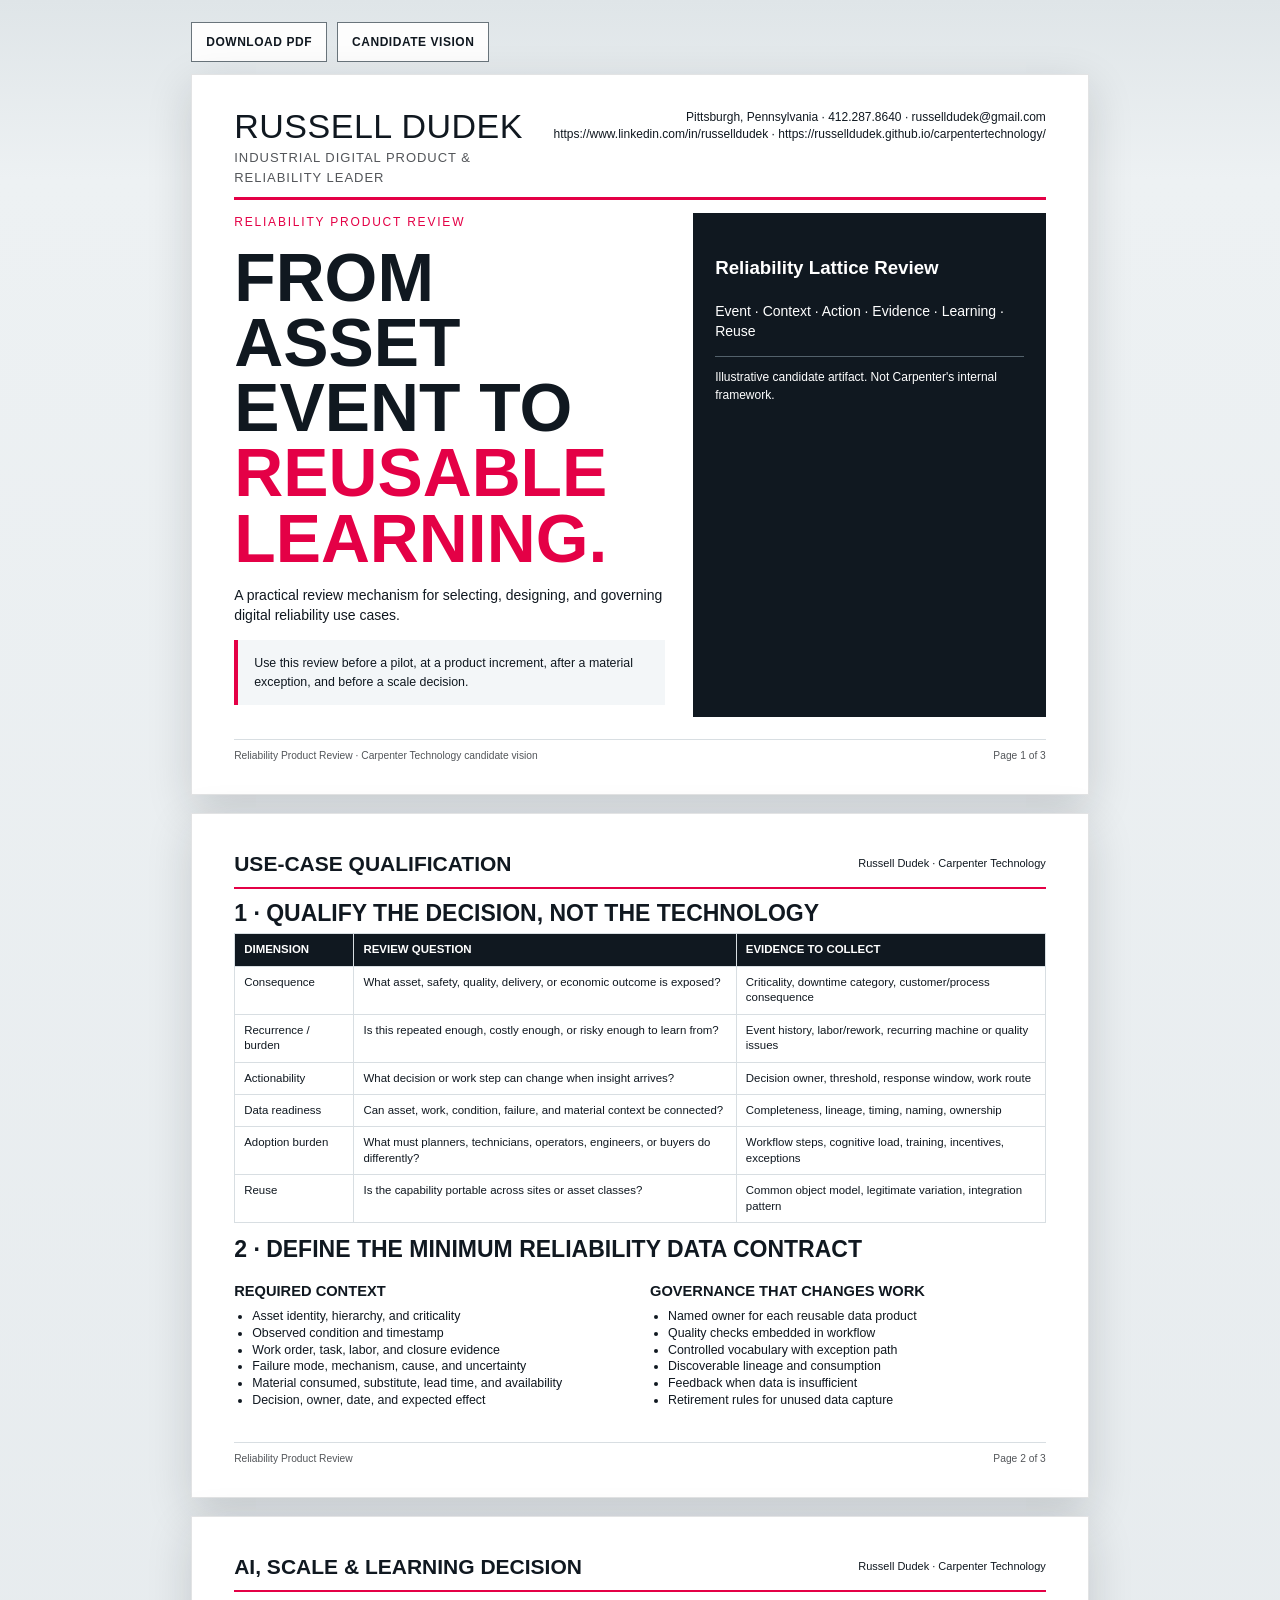
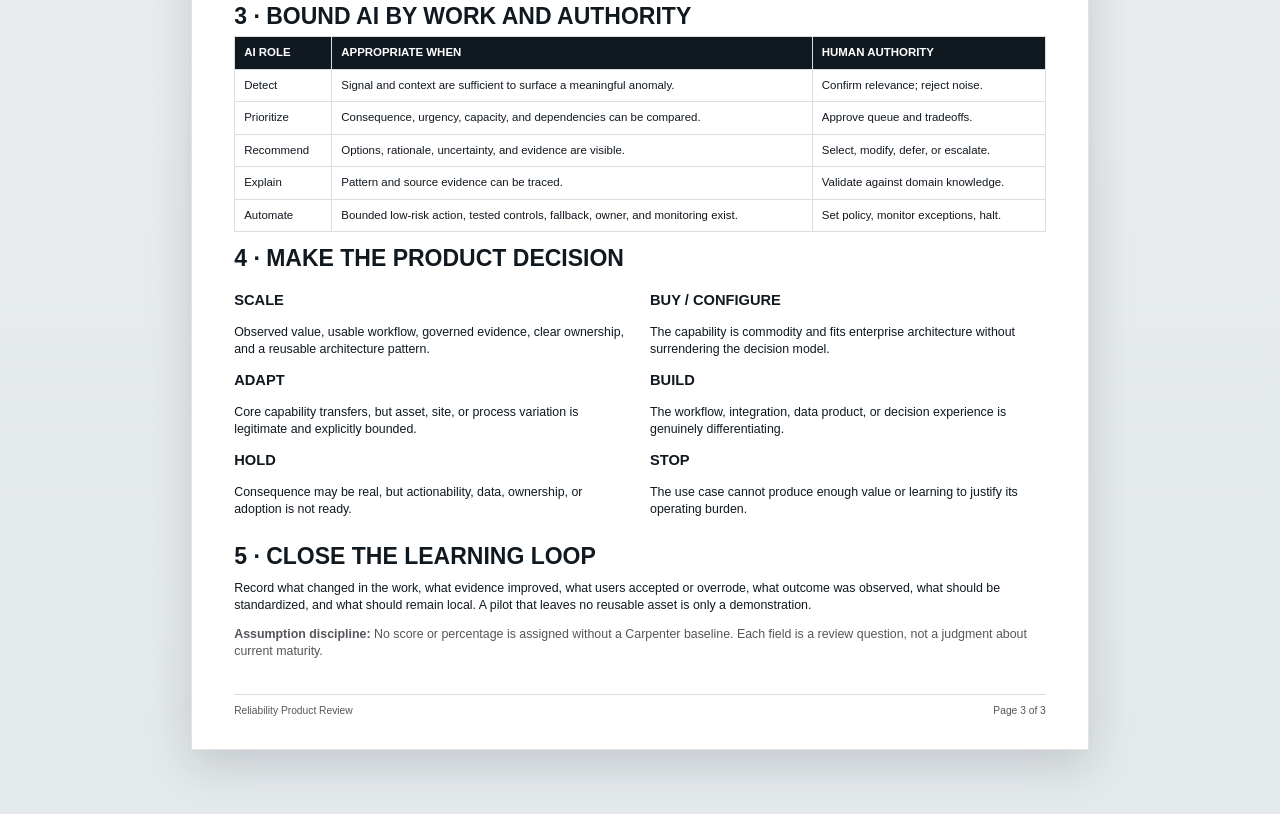
<file: reliability-review.html>
<!doctype html><html lang="en"><head><meta charset="utf-8"><meta name="viewport" content="width=device-width,initial-scale=1"><title>Reliability Lattice Review</title><link rel="stylesheet" href="styles.css"></head><body class="doc-body"><div class="doc-actions no-print"><a class="doc-action" href="docs/Russell-Dudek-Carpenter-Technology-Reliability-Product-Review.pdf" download>Download PDF</a><a class="doc-action" href="index.html">Candidate Vision</a></div><div class="sheet"><div class="doc-header"><div><div class="doc-name">Russell Dudek</div><div class="doc-role">Industrial Digital Product & Reliability Leader</div></div><div class="doc-contact">Pittsburgh, Pennsylvania · 412.287.8640 · <a href="mailto:russelldudek@gmail.com">russelldudek@gmail.com</a><br><a href="https://www.linkedin.com/in/russelldudek">https://www.linkedin.com/in/russelldudek</a> · <a href="https://russelldudek.github.io/carpentertechnology/">https://russelldudek.github.io/carpentertechnology/</a></div></div><div class="report-cover"><div><div class="section-kicker">Reliability product review</div><h1>From asset event to <span>reusable learning.</span></h1><p>A practical review mechanism for selecting, designing, and governing digital reliability use cases.</p><div class="callout">Use this review before a pilot, at a product increment, after a material exception, and before a scale decision.</div></div><div class="mini-lattice"><h3>Reliability Lattice Review</h3><p>Event · Context · Action · Evidence · Learning · Reuse</p><hr style="border:0;border-top:1px solid #53616B"><p style="font-size:12px">Illustrative candidate artifact. Not Carpenter's internal framework.</p></div></div><div class="doc-footer"><span>Reliability Product Review · Carpenter Technology candidate vision</span><span>Page 1 of 3</span></div></div><div class="sheet"><div class="continuation"><b>Use-Case Qualification</b><span>Russell Dudek · Carpenter Technology</span></div><div class="report-section"><h2>1 · Qualify the decision, not the technology</h2><table class="report-table"><tr><th>Dimension</th><th>Review question</th><th>Evidence to collect</th></tr><tr><td>Consequence</td><td>What asset, safety, quality, delivery, or economic outcome is exposed?</td><td>Criticality, downtime category, customer/process consequence</td></tr><tr><td>Recurrence / burden</td><td>Is this repeated enough, costly enough, or risky enough to learn from?</td><td>Event history, labor/rework, recurring machine or quality issues</td></tr><tr><td>Actionability</td><td>What decision or work step can change when insight arrives?</td><td>Decision owner, threshold, response window, work route</td></tr><tr><td>Data readiness</td><td>Can asset, work, condition, failure, and material context be connected?</td><td>Completeness, lineage, timing, naming, ownership</td></tr><tr><td>Adoption burden</td><td>What must planners, technicians, operators, engineers, or buyers do differently?</td><td>Workflow steps, cognitive load, training, incentives, exceptions</td></tr><tr><td>Reuse</td><td>Is the capability portable across sites or asset classes?</td><td>Common object model, legitimate variation, integration pattern</td></tr></table><h2>2 · Define the minimum reliability data contract</h2><div class="report-grid-2"><div><h3>Required context</h3><ul><li>Asset identity, hierarchy, and criticality</li><li>Observed condition and timestamp</li><li>Work order, task, labor, and closure evidence</li><li>Failure mode, mechanism, cause, and uncertainty</li><li>Material consumed, substitute, lead time, and availability</li><li>Decision, owner, date, and expected effect</li></ul></div><div><h3>Governance that changes work</h3><ul><li>Named owner for each reusable data product</li><li>Quality checks embedded in workflow</li><li>Controlled vocabulary with exception path</li><li>Discoverable lineage and consumption</li><li>Feedback when data is insufficient</li><li>Retirement rules for unused data capture</li></ul></div></div></div><div class="doc-footer"><span>Reliability Product Review</span><span>Page 2 of 3</span></div></div><div class="sheet"><div class="continuation"><b>AI, Scale & Learning Decision</b><span>Russell Dudek · Carpenter Technology</span></div><div class="report-section"><h2>3 · Bound AI by work and authority</h2><table class="report-table"><tr><th>AI role</th><th>Appropriate when</th><th>Human authority</th></tr><tr><td>Detect</td><td>Signal and context are sufficient to surface a meaningful anomaly.</td><td>Confirm relevance; reject noise.</td></tr><tr><td>Prioritize</td><td>Consequence, urgency, capacity, and dependencies can be compared.</td><td>Approve queue and tradeoffs.</td></tr><tr><td>Recommend</td><td>Options, rationale, uncertainty, and evidence are visible.</td><td>Select, modify, defer, or escalate.</td></tr><tr><td>Explain</td><td>Pattern and source evidence can be traced.</td><td>Validate against domain knowledge.</td></tr><tr><td>Automate</td><td>Bounded low-risk action, tested controls, fallback, owner, and monitoring exist.</td><td>Set policy, monitor exceptions, halt.</td></tr></table><h2>4 · Make the product decision</h2><div class="report-grid-2"><div><h3>Scale</h3><p>Observed value, usable workflow, governed evidence, clear ownership, and a reusable architecture pattern.</p><h3>Adapt</h3><p>Core capability transfers, but asset, site, or process variation is legitimate and explicitly bounded.</p><h3>Hold</h3><p>Consequence may be real, but actionability, data, ownership, or adoption is not ready.</p></div><div><h3>Buy / configure</h3><p>The capability is commodity and fits enterprise architecture without surrendering the decision model.</p><h3>Build</h3><p>The workflow, integration, data product, or decision experience is genuinely differentiating.</p><h3>Stop</h3><p>The use case cannot produce enough value or learning to justify its operating burden.</p></div></div><h2>5 · Close the learning loop</h2><p>Record what changed in the work, what evidence improved, what users accepted or overrode, what outcome was observed, what should be standardized, and what should remain local. A pilot that leaves no reusable asset is only a demonstration.</p><p class="source-notes"><strong>Assumption discipline:</strong> No score or percentage is assigned without a Carpenter baseline. Each field is a review question, not a judgment about current maturity.</p></div><div class="doc-footer"><span>Reliability Product Review</span><span>Page 3 of 3</span></div></div></body></html>
</file>
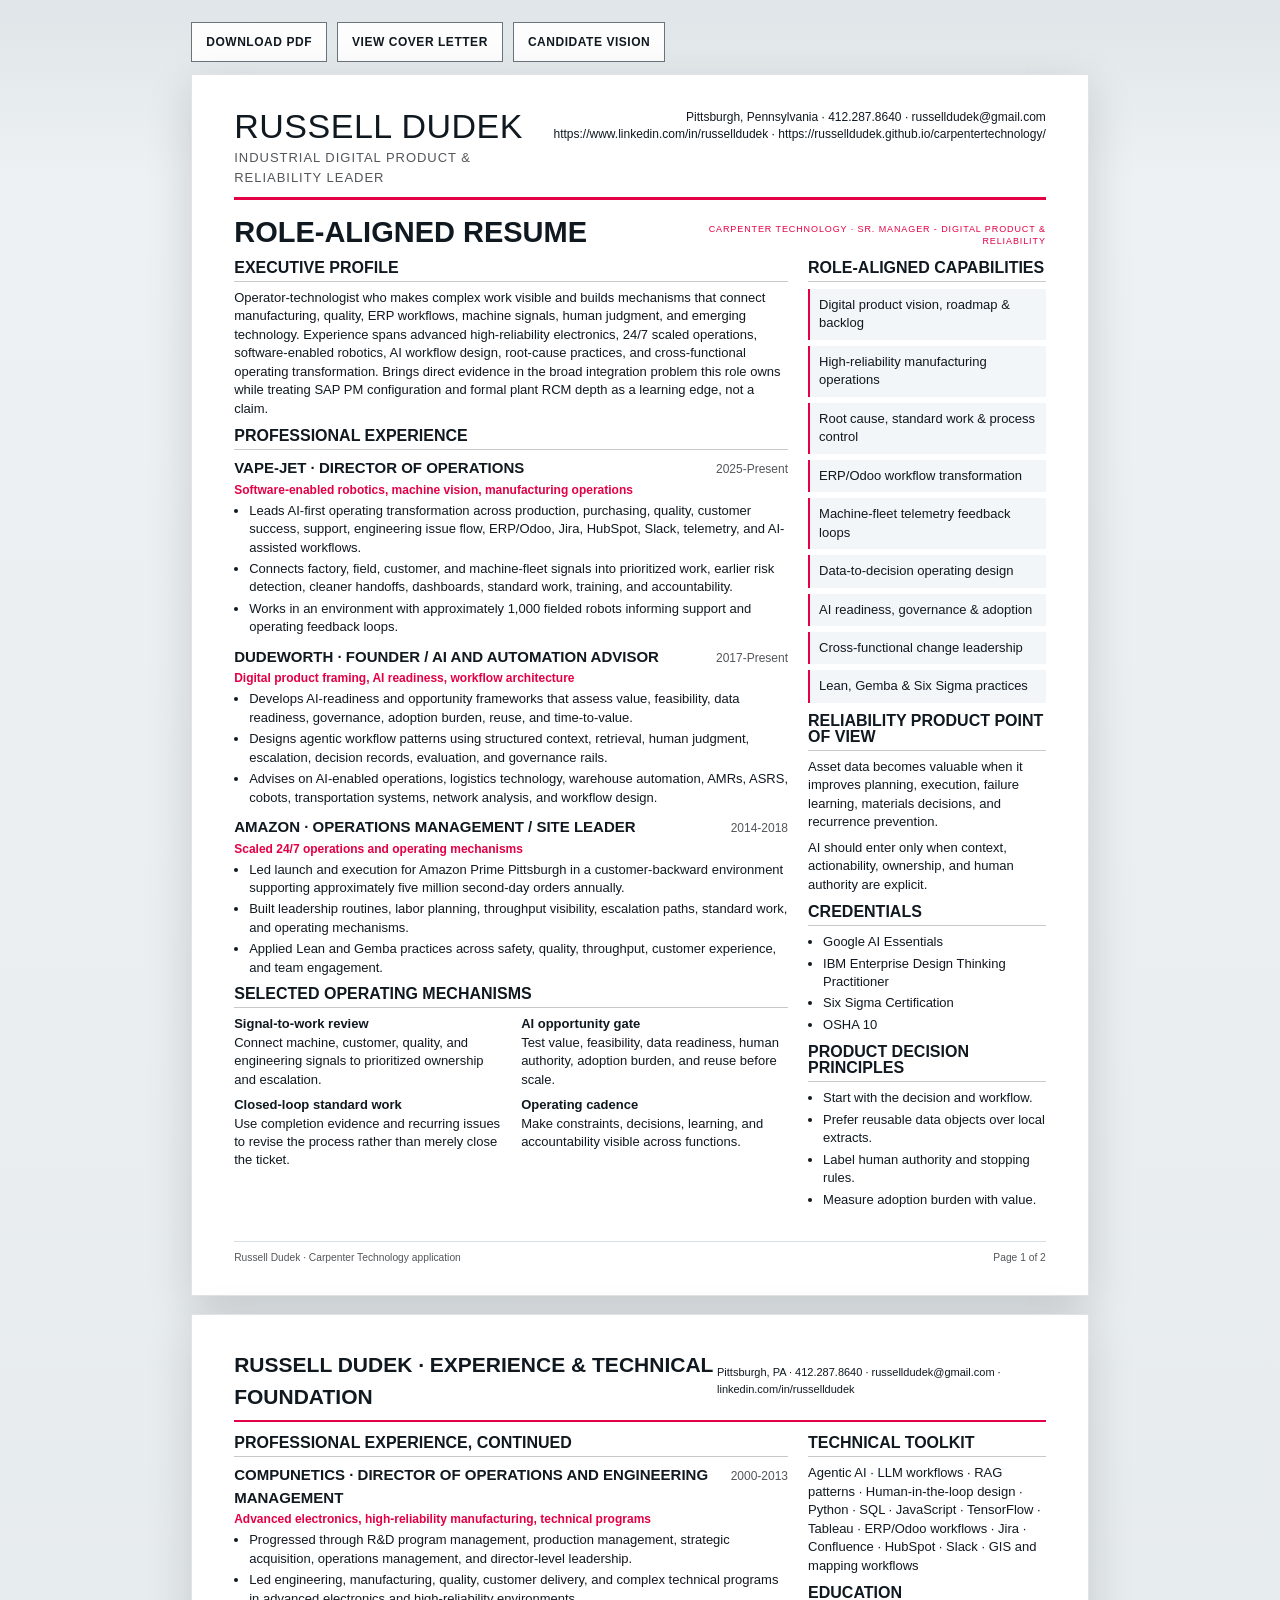
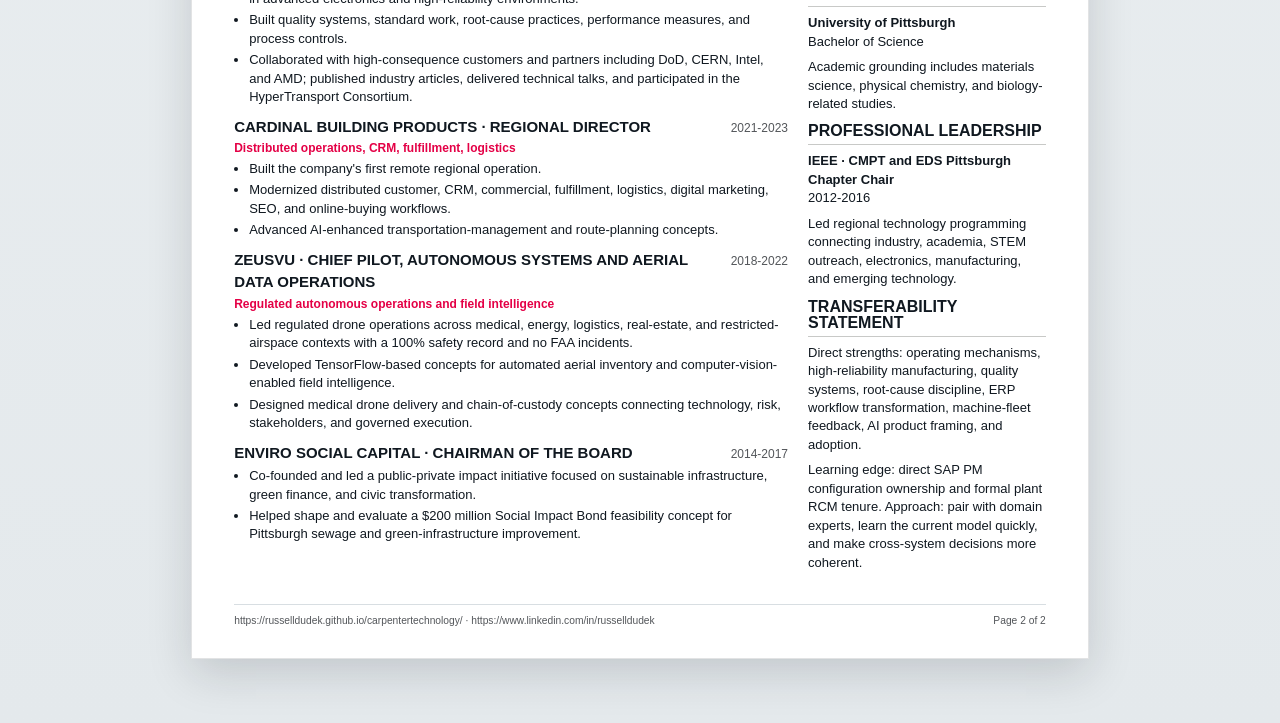
<file: resume.html>
<!doctype html><html lang="en"><head><meta charset="utf-8"><meta name="viewport" content="width=device-width,initial-scale=1"><title>Russell Dudek - Carpenter Technology Resume</title><link rel="stylesheet" href="styles.css"></head><body class="doc-body"><div class="doc-actions no-print"><a class="doc-action" href="docs/Russell-Dudek-Carpenter-Technology-Resume.pdf" download>Download PDF</a><a class="doc-action" href="cover-letter.html">View Cover Letter</a><a class="doc-action" href="index.html">Candidate Vision</a></div>
<div class="sheet"><div class="doc-header"><div><div class="doc-name">Russell Dudek</div><div class="doc-role">Industrial Digital Product & Reliability Leader</div></div><div class="doc-contact">Pittsburgh, Pennsylvania · 412.287.8640 · <a href="mailto:russelldudek@gmail.com">russelldudek@gmail.com</a><br><a href="https://www.linkedin.com/in/russelldudek">https://www.linkedin.com/in/russelldudek</a> · <a href="https://russelldudek.github.io/carpentertechnology/">https://russelldudek.github.io/carpentertechnology/</a></div></div><div class="doc-titlebar"><h1>Role-Aligned Resume</h1><span>Carpenter Technology · Sr. Manager - Digital Product & Reliability</span></div>
<div class="doc-grid"><div><section class="doc-section"><h2>Executive Profile</h2><p class="summary-text">Operator-technologist who makes complex work visible and builds mechanisms that connect manufacturing, quality, ERP workflows, machine signals, human judgment, and emerging technology. Experience spans advanced high-reliability electronics, 24/7 scaled operations, software-enabled robotics, AI workflow design, root-cause practices, and cross-functional operating transformation. Brings direct evidence in the broad integration problem this role owns while treating SAP PM configuration and formal plant RCM depth as a learning edge, not a claim.</p></section>
<section class="doc-section"><h2>Professional Experience</h2><div class="role-entry"><div class="role-top"><h3>Vape-Jet · Director of Operations</h3><span>2025-Present</span></div><div class="role-sub">Software-enabled robotics, machine vision, manufacturing operations</div><ul><li>Leads AI-first operating transformation across production, purchasing, quality, customer success, support, engineering issue flow, ERP/Odoo, Jira, HubSpot, Slack, telemetry, and AI-assisted workflows.</li><li>Connects factory, field, customer, and machine-fleet signals into prioritized work, earlier risk detection, cleaner handoffs, dashboards, standard work, training, and accountability.</li><li>Works in an environment with approximately 1,000 fielded robots informing support and operating feedback loops.</li></ul></div>
<div class="role-entry"><div class="role-top"><h3>DudeWorth · Founder / AI and Automation Advisor</h3><span>2017-Present</span></div><div class="role-sub">Digital product framing, AI readiness, workflow architecture</div><ul><li>Develops AI-readiness and opportunity frameworks that assess value, feasibility, data readiness, governance, adoption burden, reuse, and time-to-value.</li><li>Designs agentic workflow patterns using structured context, retrieval, human judgment, escalation, decision records, evaluation, and governance rails.</li><li>Advises on AI-enabled operations, logistics technology, warehouse automation, AMRs, ASRS, cobots, transportation systems, network analysis, and workflow design.</li></ul></div>
<div class="role-entry"><div class="role-top"><h3>Amazon · Operations Management / Site Leader</h3><span>2014-2018</span></div><div class="role-sub">Scaled 24/7 operations and operating mechanisms</div><ul><li>Led launch and execution for Amazon Prime Pittsburgh in a customer-backward environment supporting approximately five million second-day orders annually.</li><li>Built leadership routines, labor planning, throughput visibility, escalation paths, standard work, and operating mechanisms.</li><li>Applied Lean and Gemba practices across safety, quality, throughput, customer experience, and team engagement.</li></ul></div><section class="doc-section"><h2>Selected Operating Mechanisms</h2><div class="report-grid-2"><div class="side-block"><p><strong>Signal-to-work review</strong><br>Connect machine, customer, quality, and engineering signals to prioritized ownership and escalation.</p><p><strong>Closed-loop standard work</strong><br>Use completion evidence and recurring issues to revise the process rather than merely close the ticket.</p></div><div class="side-block"><p><strong>AI opportunity gate</strong><br>Test value, feasibility, data readiness, human authority, adoption burden, and reuse before scale.</p><p><strong>Operating cadence</strong><br>Make constraints, decisions, learning, and accountability visible across functions.</p></div></div></section></section></div>
<aside><section class="doc-section"><h2>Role-Aligned Capabilities</h2><div class="cap-list"><div class="cap">Digital product vision, roadmap & backlog</div><div class="cap">High-reliability manufacturing operations</div><div class="cap">Root cause, standard work & process control</div><div class="cap">ERP/Odoo workflow transformation</div><div class="cap">Machine-fleet telemetry feedback loops</div><div class="cap">Data-to-decision operating design</div><div class="cap">AI readiness, governance & adoption</div><div class="cap">Cross-functional change leadership</div><div class="cap">Lean, Gemba & Six Sigma practices</div></div></section><section class="doc-section side-block"><h2>Reliability Product Point of View</h2><p>Asset data becomes valuable when it improves planning, execution, failure learning, materials decisions, and recurrence prevention.</p><p>AI should enter only when context, actionability, ownership, and human authority are explicit.</p></section><section class="doc-section side-block"><h2>Credentials</h2><ul><li>Google AI Essentials</li><li>IBM Enterprise Design Thinking Practitioner</li><li>Six Sigma Certification</li><li>OSHA 10</li></ul></section><section class="doc-section side-block"><h2>Product Decision Principles</h2><ul><li>Start with the decision and workflow.</li><li>Prefer reusable data objects over local extracts.</li><li>Label human authority and stopping rules.</li><li>Measure adoption burden with value.</li></ul></section></aside></div><div class="doc-footer"><span>Russell Dudek · Carpenter Technology application</span><span>Page 1 of 2</span></div></div>
<div class="sheet"><div class="continuation"><b>Russell Dudek · Experience & Technical Foundation</b><span>Pittsburgh, PA · 412.287.8640 · russelldudek@gmail.com · linkedin.com/in/russelldudek</span></div>
<div class="doc-grid"><div><section class="doc-section"><h2>Professional Experience, Continued</h2><div class="role-entry"><div class="role-top"><h3>Compunetics · Director of Operations and Engineering Management</h3><span>2000-2013</span></div><div class="role-sub">Advanced electronics, high-reliability manufacturing, technical programs</div><ul><li>Progressed through R&D program management, production management, strategic acquisition, operations management, and director-level leadership.</li><li>Led engineering, manufacturing, quality, customer delivery, and complex technical programs in advanced electronics and high-reliability environments.</li><li>Built quality systems, standard work, root-cause practices, performance measures, and process controls.</li><li>Collaborated with high-consequence customers and partners including DoD, CERN, Intel, and AMD; published industry articles, delivered technical talks, and participated in the HyperTransport Consortium.</li></ul></div>
<div class="role-entry"><div class="role-top"><h3>Cardinal Building Products · Regional Director</h3><span>2021-2023</span></div><div class="role-sub">Distributed operations, CRM, fulfillment, logistics</div><ul><li>Built the company's first remote regional operation.</li><li>Modernized distributed customer, CRM, commercial, fulfillment, logistics, digital marketing, SEO, and online-buying workflows.</li><li>Advanced AI-enhanced transportation-management and route-planning concepts.</li></ul></div>
<div class="role-entry"><div class="role-top"><h3>ZeusVu · Chief Pilot, Autonomous Systems and Aerial Data Operations</h3><span>2018-2022</span></div><div class="role-sub">Regulated autonomous operations and field intelligence</div><ul><li>Led regulated drone operations across medical, energy, logistics, real-estate, and restricted-airspace contexts with a 100% safety record and no FAA incidents.</li><li>Developed TensorFlow-based concepts for automated aerial inventory and computer-vision-enabled field intelligence.</li><li>Designed medical drone delivery and chain-of-custody concepts connecting technology, risk, stakeholders, and governed execution.</li></ul></div>
<div class="role-entry"><div class="role-top"><h3>Enviro Social Capital · Chairman of the Board</h3><span>2014-2017</span></div><ul><li>Co-founded and led a public-private impact initiative focused on sustainable infrastructure, green finance, and civic transformation.</li><li>Helped shape and evaluate a $200 million Social Impact Bond feasibility concept for Pittsburgh sewage and green-infrastructure improvement.</li></ul></div></section></div>
<aside><section class="doc-section side-block"><h2>Technical Toolkit</h2><p>Agentic AI · LLM workflows · RAG patterns · Human-in-the-loop design · Python · SQL · JavaScript · TensorFlow · Tableau · ERP/Odoo workflows · Jira · Confluence · HubSpot · Slack · GIS and mapping workflows</p></section><section class="doc-section side-block"><h2>Education</h2><p><strong>University of Pittsburgh</strong><br>Bachelor of Science</p><p>Academic grounding includes materials science, physical chemistry, and biology-related studies.</p></section><section class="doc-section side-block"><h2>Professional Leadership</h2><p><strong>IEEE · CMPT and EDS Pittsburgh Chapter Chair</strong><br>2012-2016</p><p>Led regional technology programming connecting industry, academia, STEM outreach, electronics, manufacturing, and emerging technology.</p></section><section class="doc-section side-block"><h2>Transferability Statement</h2><p>Direct strengths: operating mechanisms, high-reliability manufacturing, quality systems, root-cause discipline, ERP workflow transformation, machine-fleet feedback, AI product framing, and adoption.</p><p>Learning edge: direct SAP PM configuration ownership and formal plant RCM tenure. Approach: pair with domain experts, learn the current model quickly, and make cross-system decisions more coherent.</p></section></aside></div><div class="doc-footer"><span>https://russelldudek.github.io/carpentertechnology/ · https://www.linkedin.com/in/russelldudek</span><span>Page 2 of 2</span></div></div></body></html>
</file>
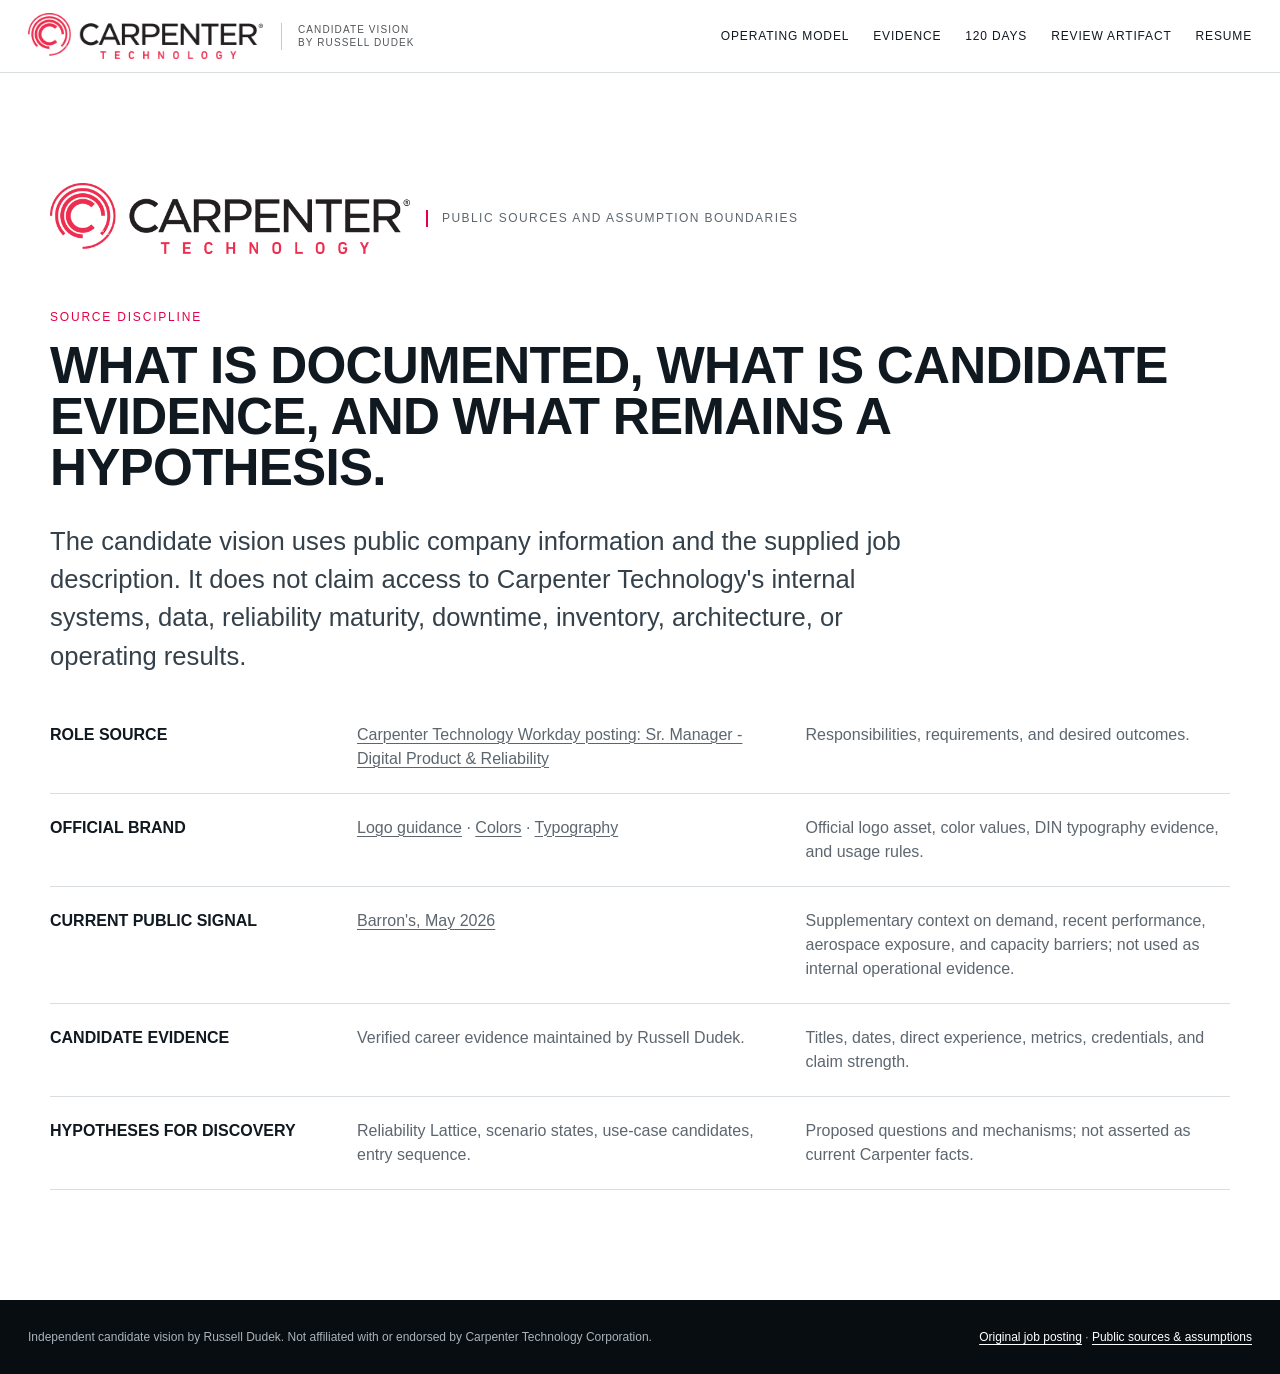
<file: sources.html>
<!doctype html><html lang="en"><head><meta charset="utf-8"><meta name="viewport" content="width=device-width,initial-scale=1"><title>Carpenter Technology Candidate Vision - Sources</title><meta name="description" content="Sources and assumption boundaries for Russell Dudek’s independent Carpenter Technology candidate vision."><link rel="stylesheet" href="styles.css"></head><body><a class="skip" href="#main">Skip to content</a><header class="site-header"><nav class="nav"><a class="nav-brand" href="index.html"><img src="assets/brand/Carpenter_Technology.svg" alt="Carpenter Technology"><span>Candidate vision<br>by Russell Dudek</span></a><div class="nav-links"><a href="index.html#model">Operating model</a><a href="index.html#evidence">Evidence</a><a href="120-day-plan.html">120 days</a><a href="reliability-review.html">Review artifact</a><a href="resume.html">Resume</a></div></nav></header><main id="main">
<section class="section"><div class="container"><div class="employer-lockup"><img src="assets/brand/Carpenter_Technology.svg" alt="Carpenter Technology"><div class="independent">Public sources and assumption boundaries</div></div><div class="section-kicker">Source discipline</div><h2>What is documented, what is candidate evidence, and what remains a hypothesis.</h2><p class="lead">The candidate vision uses public company information and the supplied job description. It does not claim access to Carpenter Technology's internal systems, data, reliability maturity, downtime, inventory, architecture, or operating results.</p><div class="score-row"><b>Role source</b><span><a href="https://cartech.wd5.myworkdayjobs.com/CTCExternal/job/Reading-PA/Sr-Manager---Digital-Product---Reliability_26532?source=LinkedIn">Carpenter Technology Workday posting: Sr. Manager - Digital Product & Reliability</a></span><span>Responsibilities, requirements, and desired outcomes.</span></div><div class="score-row"><b>Official brand</b><span><a href="https://brand.carpentertechnology.com/logos">Logo guidance</a> · <a href="https://brand.carpentertechnology.com/colors">Colors</a> · <a href="https://brand.carpentertechnology.com/type">Typography</a></span><span>Official logo asset, color values, DIN typography evidence, and usage rules.</span></div><div class="score-row"><b>Current public signal</b><span><a href="https://www.barrons.com/articles/carpenter-technology-stock-melt-up-b57d0b6e">Barron's, May 2026</a></span><span>Supplementary context on demand, recent performance, aerospace exposure, and capacity barriers; not used as internal operational evidence.</span></div><div class="score-row"><b>Candidate evidence</b><span>Verified career evidence maintained by Russell Dudek.</span><span>Titles, dates, direct experience, metrics, credentials, and claim strength.</span></div><div class="score-row"><b>Hypotheses for discovery</b><span>Reliability Lattice, scenario states, use-case candidates, entry sequence.</span><span>Proposed questions and mechanisms; not asserted as current Carpenter facts.</span></div></div></section></main><footer class="footer"><div class="footer-inner"><span>Independent candidate vision by Russell Dudek. Not affiliated with or endorsed by Carpenter Technology Corporation.</span><span><a href="https://cartech.wd5.myworkdayjobs.com/CTCExternal/job/Reading-PA/Sr-Manager---Digital-Product---Reliability_26532?source=LinkedIn">Original job posting</a> · <a href="sources.html">Public sources & assumptions</a></span></div></footer><script src="app.js"></script></body></html>
</file>
<file: styles.css>
@import url('./brand-tokens.css');
*{box-sizing:border-box}html{scroll-behavior:smooth}body{margin:0;background:var(--paper);color:var(--ink);font-family:Calibri,"Trebuchet MS",sans-serif;line-height:1.5}
a{color:inherit;text-decoration-thickness:1px;text-underline-offset:3px}button{font:inherit}
.skip{position:absolute;left:-9999px;top:auto}.skip:focus{left:16px;top:16px;z-index:100;background:#fff;padding:10px;border:2px solid var(--ct-red)}
.site-header{position:sticky;top:0;z-index:20;background:rgba(255,255,255,.96);backdrop-filter:blur(14px);border-bottom:1px solid var(--line)}
.nav{max-width:1240px;margin:auto;padding:15px 28px;display:flex;align-items:center;justify-content:space-between;gap:24px}.nav-brand{display:flex;align-items:center;gap:14px;text-decoration:none}.nav-brand img{width:205px;height:auto}.nav-brand span{font-size:12px;line-height:1.15;text-transform:uppercase;letter-spacing:.11em;color:var(--muted);border-left:1px solid var(--line);padding-left:14px}.nav-links{display:flex;gap:20px;align-items:center;font-size:14px}.nav-links a{text-decoration:none}.nav-links a:hover,.nav-links a:focus-visible{color:var(--ct-red)}
.btn{display:inline-flex;align-items:center;justify-content:center;gap:8px;min-height:43px;padding:10px 17px;border:1px solid var(--ct-black);background:var(--ct-black);color:#fff;text-decoration:none;text-transform:uppercase;letter-spacing:.06em;font-size:13px}.btn.secondary{background:#fff;color:var(--ct-black)}.btn.red{background:var(--ct-red);border-color:var(--ct-red)}.btn:focus-visible,.scenario:focus-visible,.doc-action:focus-visible{outline:3px solid var(--ct-cyan);outline-offset:3px}
.hero{min-height:calc(100vh - 74px);display:grid;grid-template-columns:minmax(0,1fr) minmax(500px,.95fr);align-items:stretch}.hero-copy{padding:7.5vw 5vw 6vw max(5vw,calc((100vw - 1240px)/2 + 28px));display:flex;flex-direction:column;justify-content:center}.employer-lockup{display:flex;align-items:center;gap:16px;margin-bottom:54px}.employer-lockup img{width:min(360px,70%)}.independent{font-size:12px;line-height:1.4;letter-spacing:.12em;text-transform:uppercase;color:var(--muted);border-left:2px solid var(--ct-red);padding-left:14px}.hero h1,.display{font-family:"Arial Narrow",Calibri,sans-serif;font-stretch:condensed;text-transform:uppercase;letter-spacing:-.025em;line-height:.92;margin:0}.hero h1{font-size:clamp(54px,6.4vw,108px);max-width:760px}.hero h1 strong{color:var(--ct-red);font-weight:700}.hero-deck{font-size:clamp(19px,1.55vw,27px);font-weight:300;max-width:690px;margin:31px 0 0;color:#303A43}.hero-ctas{display:flex;gap:12px;flex-wrap:wrap;margin-top:36px}.micro-note{font-size:12px;color:var(--muted);margin-top:22px;max-width:620px}
.hero-system{background:var(--ct-black);color:#fff;position:relative;overflow:hidden;padding:74px 38px 50px;display:flex;align-items:center;justify-content:center}.hero-system:before{content:"";position:absolute;inset:0;background:linear-gradient(125deg,rgba(228,0,70,.12),transparent 42%),radial-gradient(circle at 88% 8%,rgba(0,191,255,.14),transparent 28%)}.lattice-wrap{width:min(650px,100%);position:relative;z-index:2}.lattice-title{display:flex;justify-content:space-between;align-items:flex-end;margin-bottom:18px}.lattice-title h2{font-family:"Arial Narrow",Calibri,sans-serif;text-transform:uppercase;letter-spacing:.03em;font-size:30px;line-height:1;margin:0}.lattice-title span{font-size:11px;color:#BFC8CE;text-transform:uppercase;letter-spacing:.12em}.lattice{position:relative;aspect-ratio:1.12;border:1px solid rgba(255,255,255,.12);background:linear-gradient(rgba(255,255,255,.025) 1px,transparent 1px),linear-gradient(90deg,rgba(255,255,255,.025) 1px,transparent 1px);background-size:28px 28px}.lattice svg{position:absolute;inset:0;width:100%;height:100%}.bond{stroke:#60717D;stroke-width:2.2;transition:stroke .4s,opacity .4s,stroke-width .4s}.bond.active{stroke:var(--ct-cyan);stroke-width:3.6}.bond.weak{stroke:var(--ct-red);stroke-dasharray:7 7;opacity:.9}.pulse{fill:var(--ct-cyan);filter:drop-shadow(0 0 8px var(--ct-cyan));offset-path:path('M 91 244 L 207 103 L 373 103 L 491 244 L 373 385 L 207 385 Z');animation:travel 6.4s linear infinite}.node{position:absolute;width:132px;min-height:83px;display:flex;align-items:center;justify-content:center;text-align:center;padding:13px 10px;background:#17232C;border:1px solid #63727D;color:#fff;font-size:13px;text-transform:uppercase;letter-spacing:.055em;clip-path:polygon(23% 0,77% 0,100% 50%,77% 100%,23% 100%,0 50%);transition:.35s}.node.active{background:#143D4B;border-color:var(--ct-cyan);box-shadow:0 0 0 1px rgba(0,191,255,.22),0 0 28px rgba(0,191,255,.13)}.node.weak{background:#4B1326;border-color:var(--ct-red)}.n1{left:2%;top:40%}.n2{left:26%;top:4%}.n3{right:5%;top:4%}.n4{right:0;top:40%}.n5{right:5%;bottom:4%}.n6{left:26%;bottom:4%}.lattice-core{position:absolute;left:42%;top:42%;width:112px;height:72px;display:grid;place-items:center;text-align:center;background:var(--ct-red);clip-path:polygon(18% 0,82% 0,100% 50%,82% 100%,18% 100%,0 50%);font-size:12px;text-transform:uppercase;letter-spacing:.07em;font-weight:700}.scenario-controls{display:flex;flex-wrap:wrap;gap:8px;margin-top:18px}.scenario{border:1px solid #53616B;background:transparent;color:#fff;padding:9px 11px;font-size:12px;cursor:pointer}.scenario[aria-pressed="true"]{background:#fff;color:var(--ct-black);border-color:#fff}.scenario-readout{margin-top:14px;border-left:3px solid var(--ct-cyan);padding-left:13px;font-size:13px;color:#D8E1E6}.scenario-readout strong{display:block;color:#fff;font-size:15px;margin-bottom:3px}
@keyframes travel{to{offset-distance:100%}}
.section{padding:110px 28px}.container{max-width:1180px;margin:auto}.section-kicker{font-size:12px;letter-spacing:.15em;text-transform:uppercase;color:var(--ct-red);margin-bottom:14px}.section h2{font-family:"Arial Narrow",Calibri,sans-serif;font-size:clamp(38px,4vw,64px);text-transform:uppercase;line-height:1;letter-spacing:-.015em;margin:0 0 28px}.lead{font-size:clamp(20px,2vw,29px);font-weight:300;max-width:900px;color:#34404A}.pressure-band{background:var(--ct-black);color:#fff}.pressure-grid{display:grid;grid-template-columns:repeat(5,1fr);gap:0;margin-top:50px;border-top:1px solid #48535B;border-bottom:1px solid #48535B}.pressure{padding:28px 22px;border-right:1px solid #48535B}.pressure:last-child{border-right:0}.pressure b{display:block;color:var(--ct-cyan);font-family:"Arial Narrow",Calibri,sans-serif;font-size:21px;text-transform:uppercase;line-height:1.1;margin-bottom:12px}.pressure p{font-size:14px;color:#CDD5DA;margin:0}.thesis-slab{display:grid;grid-template-columns:.85fr 1.15fr;gap:70px;align-items:start}.big-quote{font-family:"Arial Narrow",Calibri,sans-serif;text-transform:uppercase;font-size:clamp(42px,5vw,80px);line-height:.95;letter-spacing:-.02em}.big-quote span{color:var(--ct-red)}.thesis-copy p{font-size:19px}.model-rail{margin-top:50px;display:grid;grid-template-columns:repeat(6,1fr);border:1px solid var(--line)}.model-step{padding:22px 16px;min-height:150px;border-right:1px solid var(--line);position:relative}.model-step:last-child{border-right:0}.model-step:before{content:attr(data-step);font-family:"Arial Narrow",Calibri,sans-serif;font-size:34px;color:var(--ct-red);display:block;margin-bottom:15px}.model-step b{font-size:14px;text-transform:uppercase;line-height:1.2;display:block}.model-step p{font-size:12px;color:var(--muted);margin-bottom:0}.evidence-path{display:grid;grid-template-columns:160px 1fr;gap:35px;margin-top:48px}.evidence-rail{border-right:1px solid var(--line)}.evidence-rail span{display:block;font-family:"Arial Narrow",Calibri,sans-serif;text-transform:uppercase;font-size:24px;color:var(--ct-titanium);margin-bottom:26px}.evidence-list{display:grid;gap:24px}.evidence-item{display:grid;grid-template-columns:190px 1fr;gap:24px;padding-bottom:24px;border-bottom:1px solid var(--line)}.evidence-item h3{margin:0;font-size:19px;text-transform:uppercase}.evidence-item p{margin:0;color:#3F4A52}.evidence-item small{display:block;color:var(--ct-red);text-transform:uppercase;letter-spacing:.08em;margin-top:6px}.scorecard{background:var(--mist)}.score-row{display:grid;grid-template-columns:1fr 1.5fr 1.5fr;gap:24px;padding:22px 0;border-bottom:1px solid var(--line)}.score-row b{text-transform:uppercase}.score-row span{color:var(--muted)}.objection{display:grid;grid-template-columns:.75fr 1.25fr;gap:65px;background:var(--ct-red);color:#fff;padding:72px}.objection h2{font-size:clamp(42px,5vw,72px)}.objection p{font-size:19px}.objection strong{display:block;margin-bottom:12px;text-transform:uppercase;letter-spacing:.08em}.plan-strip{display:grid;grid-template-columns:repeat(4,1fr);margin-top:45px;border-top:4px solid var(--ct-red)}.phase{padding:25px 22px;border-right:1px solid var(--line)}.phase:last-child{border-right:0}.phase h3{text-transform:uppercase;margin:0 0 10px;font-size:20px}.phase p{font-size:14px;color:var(--muted)}.question-list{counter-reset:q;display:grid;grid-template-columns:1fr 1fr;gap:0 42px}.question{counter-increment:q;padding:22px 0;border-bottom:1px solid var(--line);font-size:18px}.question:before{content:counter(q,decimal-leading-zero);display:block;color:var(--ct-red);font-family:"Arial Narrow",Calibri,sans-serif;font-size:25px}.final-cta{background:var(--ct-black);color:#fff;text-align:center;padding:100px 28px}.final-cta h2{font-family:"Arial Narrow",Calibri,sans-serif;text-transform:uppercase;font-size:clamp(48px,6vw,88px);line-height:.95;margin:0 auto 25px;max-width:950px}.final-cta p{color:#CBD4DA;font-size:19px}.final-actions{display:flex;gap:12px;justify-content:center;flex-wrap:wrap;margin-top:30px}.footer{padding:30px 28px;background:#0A1015;color:#AAB4BB;font-size:12px}.footer-inner{max-width:1180px;margin:auto;display:flex;justify-content:space-between;gap:24px}.footer a{color:#fff}
/* documents */
.doc-body{background:#E9EDF0;padding:34px 18px}.doc-actions{max-width:8.5in;margin:0 auto 18px;display:flex;gap:10px;flex-wrap:wrap}.doc-action{background:#fff;border:1px solid var(--ct-black);padding:9px 13px;text-decoration:none;font-size:13px}.sheet{width:8.5in;min-height:11in;margin:0 auto 26px;background:#fff;position:relative;padding:.48in .56in .52in;box-shadow:0 6px 30px rgba(16,24,32,.15)}.doc-header{display:grid;grid-template-columns:1fr auto;gap:22px;padding-bottom:12px;border-bottom:3px solid var(--ct-red);margin-bottom:17px}.doc-name{font-family:"Arial Narrow",Calibri,sans-serif;font-size:31px;text-transform:uppercase;line-height:1;letter-spacing:.015em}.doc-role{font-size:14px;text-transform:uppercase;letter-spacing:.075em;color:var(--ct-iron);margin-top:5px}.doc-contact{text-align:right;font-size:9.2pt;line-height:1.35}.doc-contact a{text-decoration:none}.doc-logo{width:184px;margin-top:5px}.doc-titlebar{display:flex;justify-content:space-between;align-items:end;gap:20px;margin:8px 0 15px}.doc-titlebar h1{font-family:"Arial Narrow",Calibri,sans-serif;text-transform:uppercase;font-size:27px;line-height:1;margin:0}.doc-titlebar span{font-size:9px;text-transform:uppercase;letter-spacing:.1em;color:var(--ct-red)}.doc-grid{display:grid;grid-template-columns:1.9fr .82fr;gap:24px}.doc-section{margin-bottom:13px}.doc-section h2{font-family:"Arial Narrow",Calibri,sans-serif;text-transform:uppercase;font-size:15px;line-height:1;border-bottom:1px solid var(--ct-aluminum);padding-bottom:5px;margin:0 0 8px;color:var(--ct-black)}.summary-text{font-size:9.5pt;line-height:1.32;margin:0}.role-entry{margin-bottom:11px}.role-top{display:flex;justify-content:space-between;gap:12px;align-items:baseline}.role-top h3{font-size:10.2pt;margin:0;text-transform:uppercase}.role-top span{font-size:8.6pt;color:var(--ct-iron);white-space:nowrap}.role-sub{font-size:8.8pt;color:var(--ct-red);font-weight:700;margin:1px 0 3px}.role-entry ul{margin:3px 0 0 15px;padding:0}.role-entry li{font-size:8.65pt;line-height:1.28;margin:0 0 3px}.cap-list{display:grid;gap:5px}.cap{font-size:8.7pt;padding:5px 7px;background:var(--mist);border-left:2px solid var(--ct-red)}.side-block{font-size:8.7pt;line-height:1.35}.side-block p{margin:0 0 7px}.side-block ul{padding-left:15px;margin:0}.side-block li{margin-bottom:3px}.doc-footer{position:absolute;bottom:.25in;left:.56in;right:.56in;border-top:1px solid var(--line);padding-top:5px;display:flex;justify-content:space-between;font-size:7.7pt;color:var(--ct-iron)}.continuation{display:flex;justify-content:space-between;align-items:center;border-bottom:2px solid var(--ct-red);padding-bottom:9px;margin-bottom:15px}.continuation b{font-family:"Arial Narrow",Calibri,sans-serif;font-size:19px;text-transform:uppercase}.continuation span{font-size:8.3pt}.letter{font-size:10.4pt;line-height:1.42}.letter p{margin:0 0 12px}.letter .address{margin:18px 0 20px}.signature{font-family:Georgia,serif;font-style:italic;font-size:17px;margin-top:16px}.report-cover{display:grid;grid-template-columns:1.1fr .9fr;gap:35px;align-items:center;height:8.8in}.report-cover h1{font-family:"Arial Narrow",Calibri,sans-serif;text-transform:uppercase;font-size:52px;line-height:.92;margin:0}.report-cover h1 span{color:var(--ct-red)}.report-cover p{font-size:15px}.mini-lattice{background:var(--ct-black);padding:28px;color:#fff}.report-section h2{font-family:"Arial Narrow",Calibri,sans-serif;text-transform:uppercase;font-size:23px;line-height:1;margin:0 0 12px}.report-section h3{font-size:11pt;text-transform:uppercase;margin:12px 0 5px}.report-section p,.report-section li{font-size:9.3pt;line-height:1.35}.report-section ul{margin:5px 0 12px;padding-left:18px}.report-grid-2{display:grid;grid-template-columns:1fr 1fr;gap:24px}.report-table{width:100%;border-collapse:collapse;font-size:8.6pt}.report-table th,.report-table td{border:1px solid var(--line);padding:7px;vertical-align:top}.report-table th{background:var(--ct-black);color:#fff;text-align:left;text-transform:uppercase}.callout{border-left:4px solid var(--ct-red);background:var(--mist);padding:12px 14px;margin:12px 0;font-size:9.3pt}.source-notes{font-size:7.7pt;line-height:1.3;color:var(--ct-iron)}
@media (max-width:1000px){.hero{grid-template-columns:1fr}.hero-copy{padding:82px 34px 60px}.hero-system{min-height:720px}.pressure-grid{grid-template-columns:1fr 1fr}.pressure:nth-child(2n){border-right:0}.thesis-slab,.objection{grid-template-columns:1fr}.model-rail{grid-template-columns:repeat(3,1fr)}.model-step:nth-child(3){border-right:0}.evidence-path{grid-template-columns:1fr}.evidence-rail{border-right:0;border-bottom:1px solid var(--line);display:flex;gap:20px}.plan-strip{grid-template-columns:1fr 1fr}.score-row{grid-template-columns:1fr}.nav-links{display:none}}
@media (max-width:760px){.nav{padding:12px 16px}.nav-brand img{width:165px}.nav-brand span{display:none}.hero-copy{padding:60px 20px 48px}.employer-lockup{margin-bottom:38px;flex-direction:column;align-items:flex-start}.independent{border-left:0;border-top:2px solid var(--ct-red);padding:10px 0 0}.hero-system{padding:48px 14px;min-height:660px}.lattice{transform:scale(.88);transform-origin:center}.node{width:108px;font-size:10px}.lattice-core{width:92px;font-size:10px}.section{padding:76px 20px}.pressure-grid,.model-rail,.plan-strip,.question-list{grid-template-columns:1fr}.pressure{border-right:0;border-bottom:1px solid #48535B}.model-step{border-right:0;border-bottom:1px solid var(--line)}.evidence-item{grid-template-columns:1fr}.objection{padding:54px 22px}.footer-inner{flex-direction:column}.doc-body{padding:12px 0}.doc-actions{padding:0 12px}.sheet{width:100%;min-height:auto;margin:0 0 18px;padding:24px 18px;box-shadow:none}.doc-header{grid-template-columns:1fr}.doc-contact{text-align:left}.doc-grid,.report-grid-2,.report-cover{grid-template-columns:1fr}.doc-footer{position:static;margin-top:18px}.report-cover{height:auto}}
@media (prefers-reduced-motion:reduce){*{scroll-behavior:auto!important;animation-duration:.001ms!important;animation-iteration-count:1!important;transition-duration:.001ms!important}.pulse{display:none}}
@media print{@page{size:Letter;margin:0}body{background:#fff}.site-header,.doc-actions,.no-print{display:none!important}.doc-body{padding:0;background:#fff}.sheet{width:8.5in;height:11in;min-height:11in;margin:0;box-shadow:none;padding:.48in .56in .52in;break-after:page;page-break-after:always;overflow:hidden}.sheet:last-child{break-after:auto;page-break-after:auto}.doc-footer{position:absolute;bottom:.25in}.doc-contact{font-size:8.6pt}a{text-decoration:none}}
</file>
